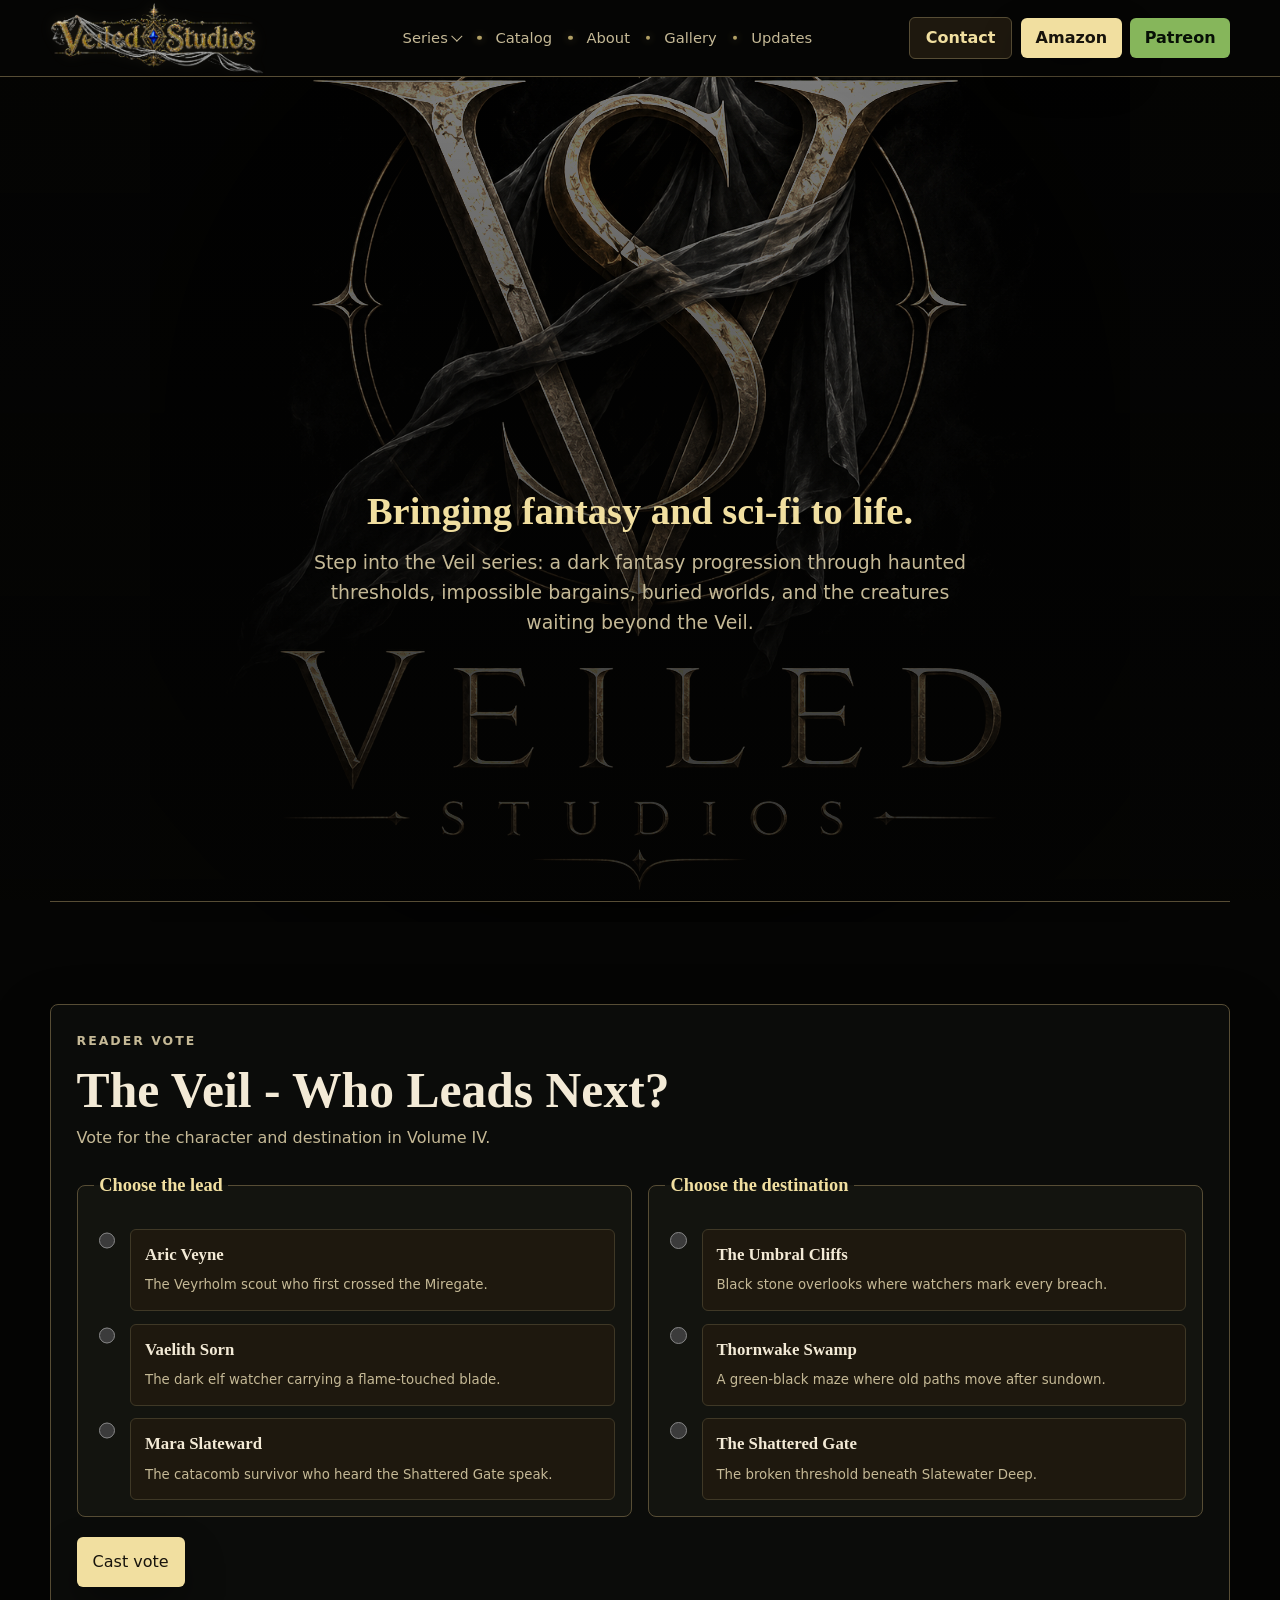
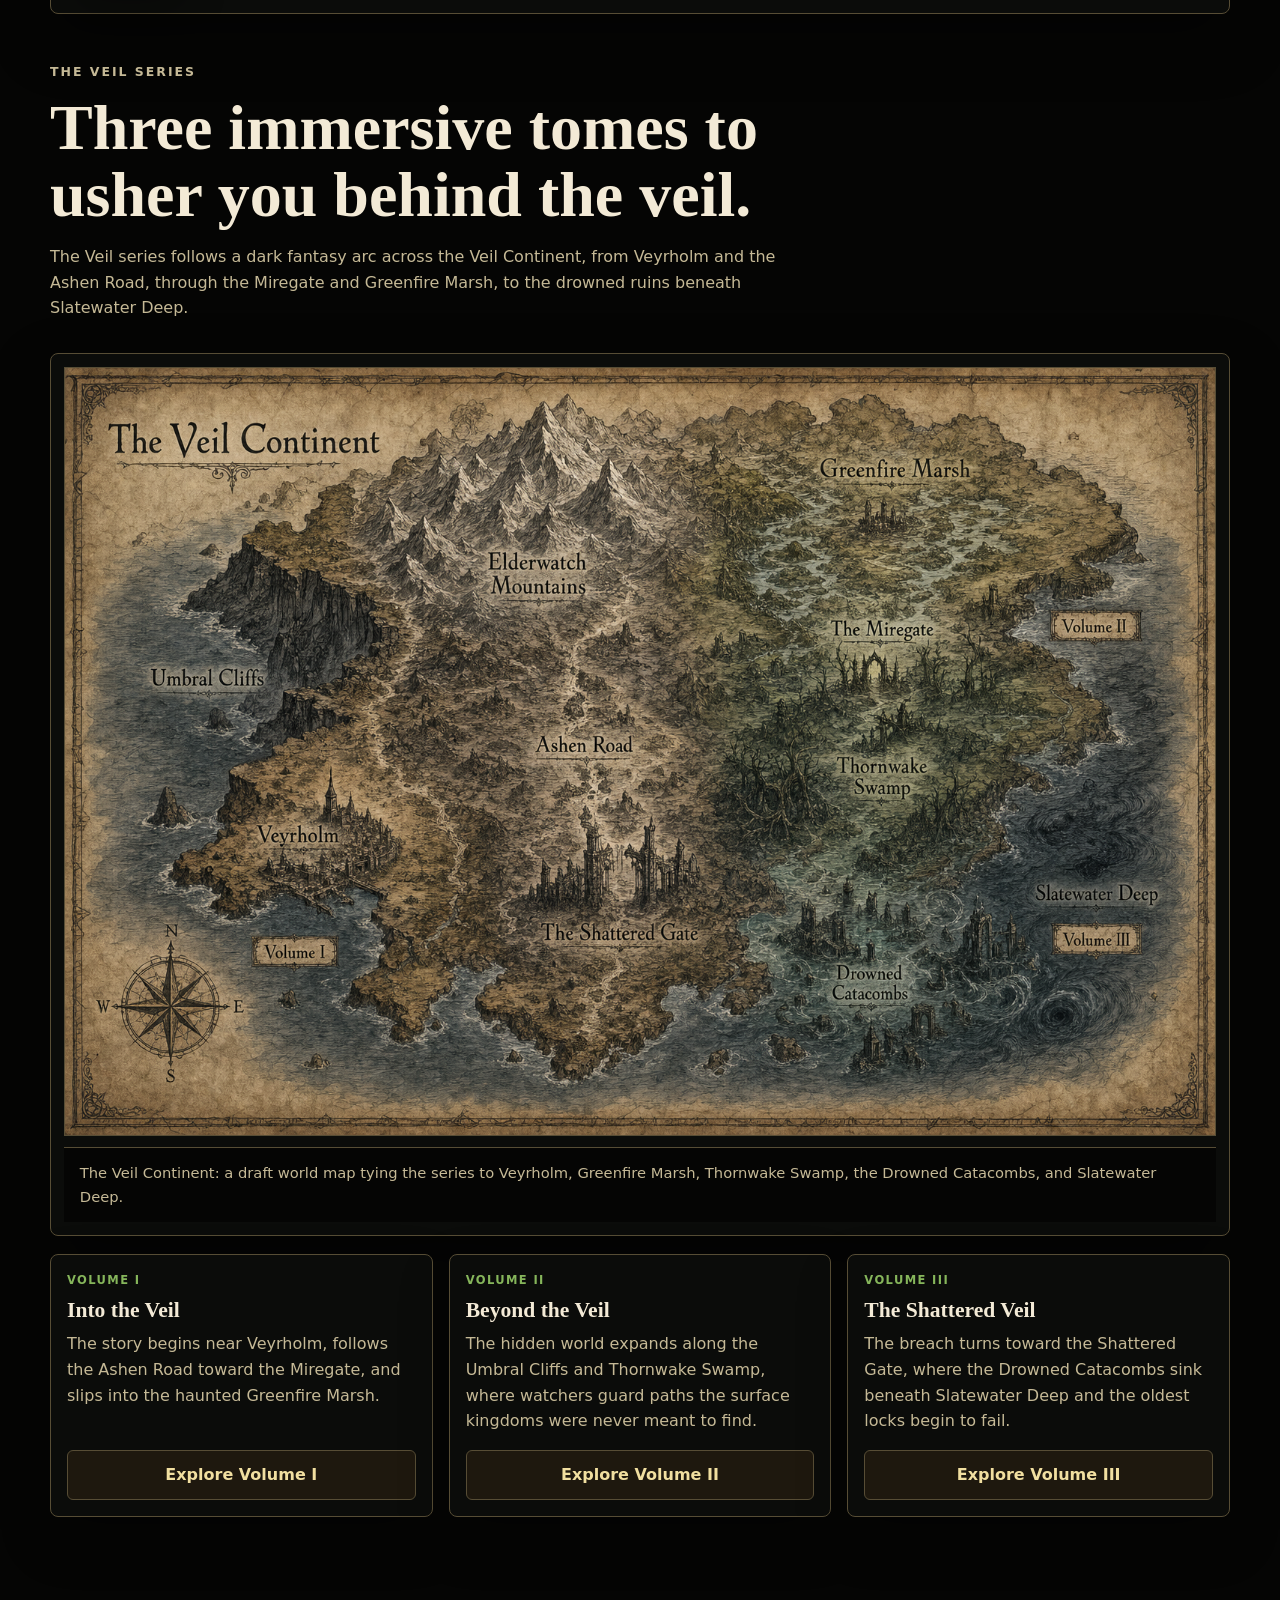
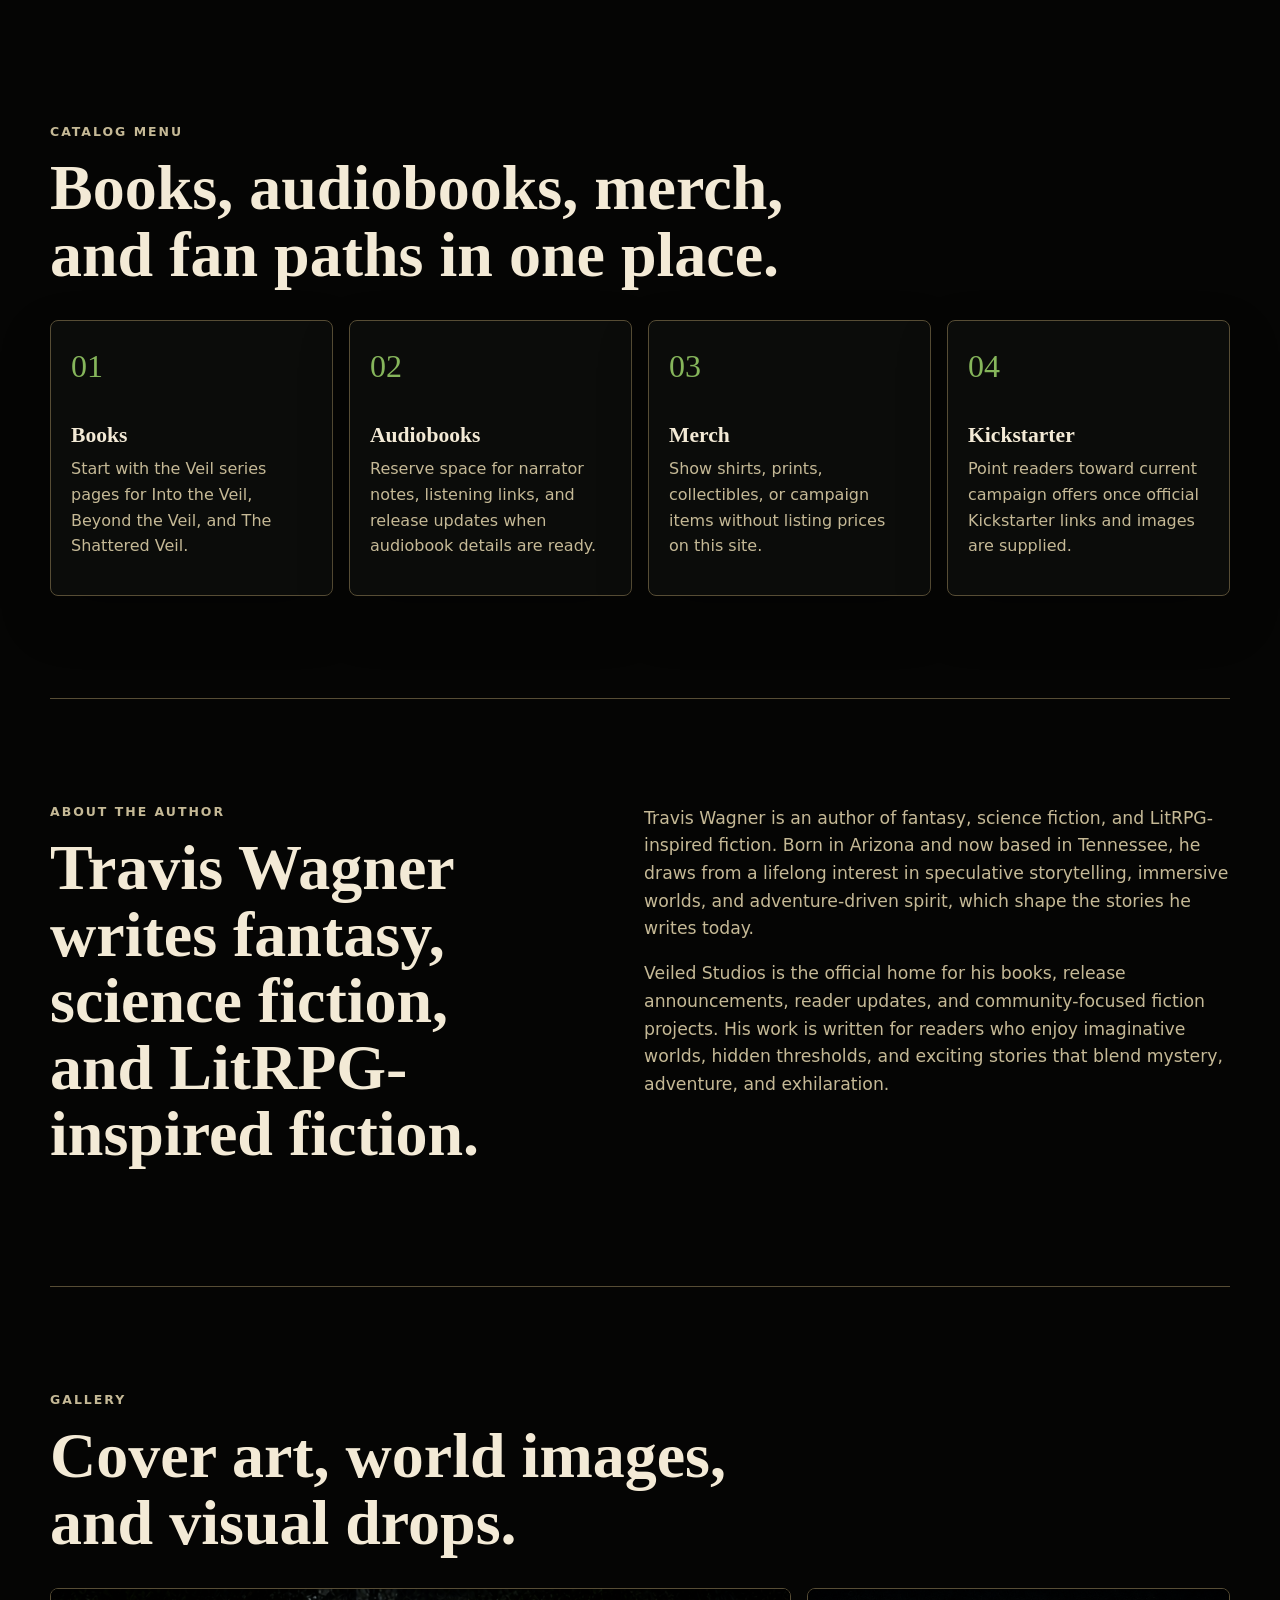
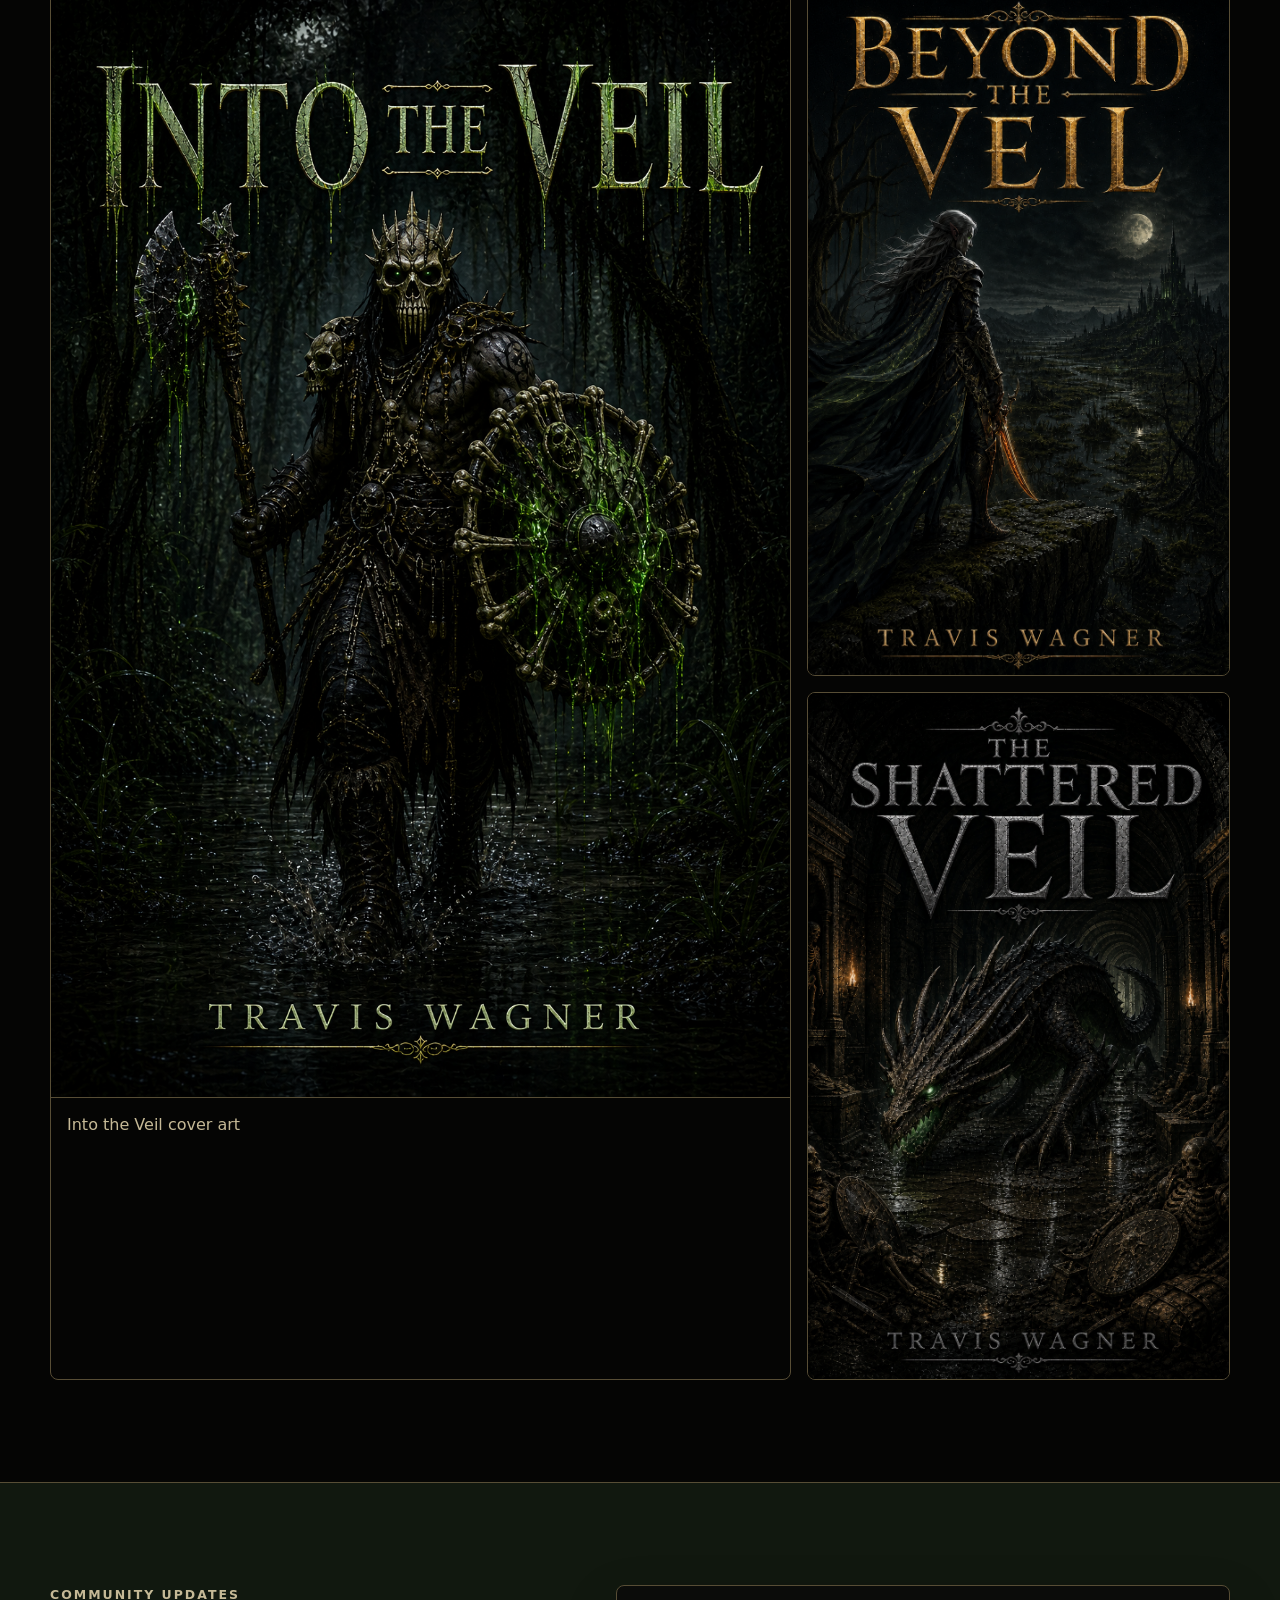
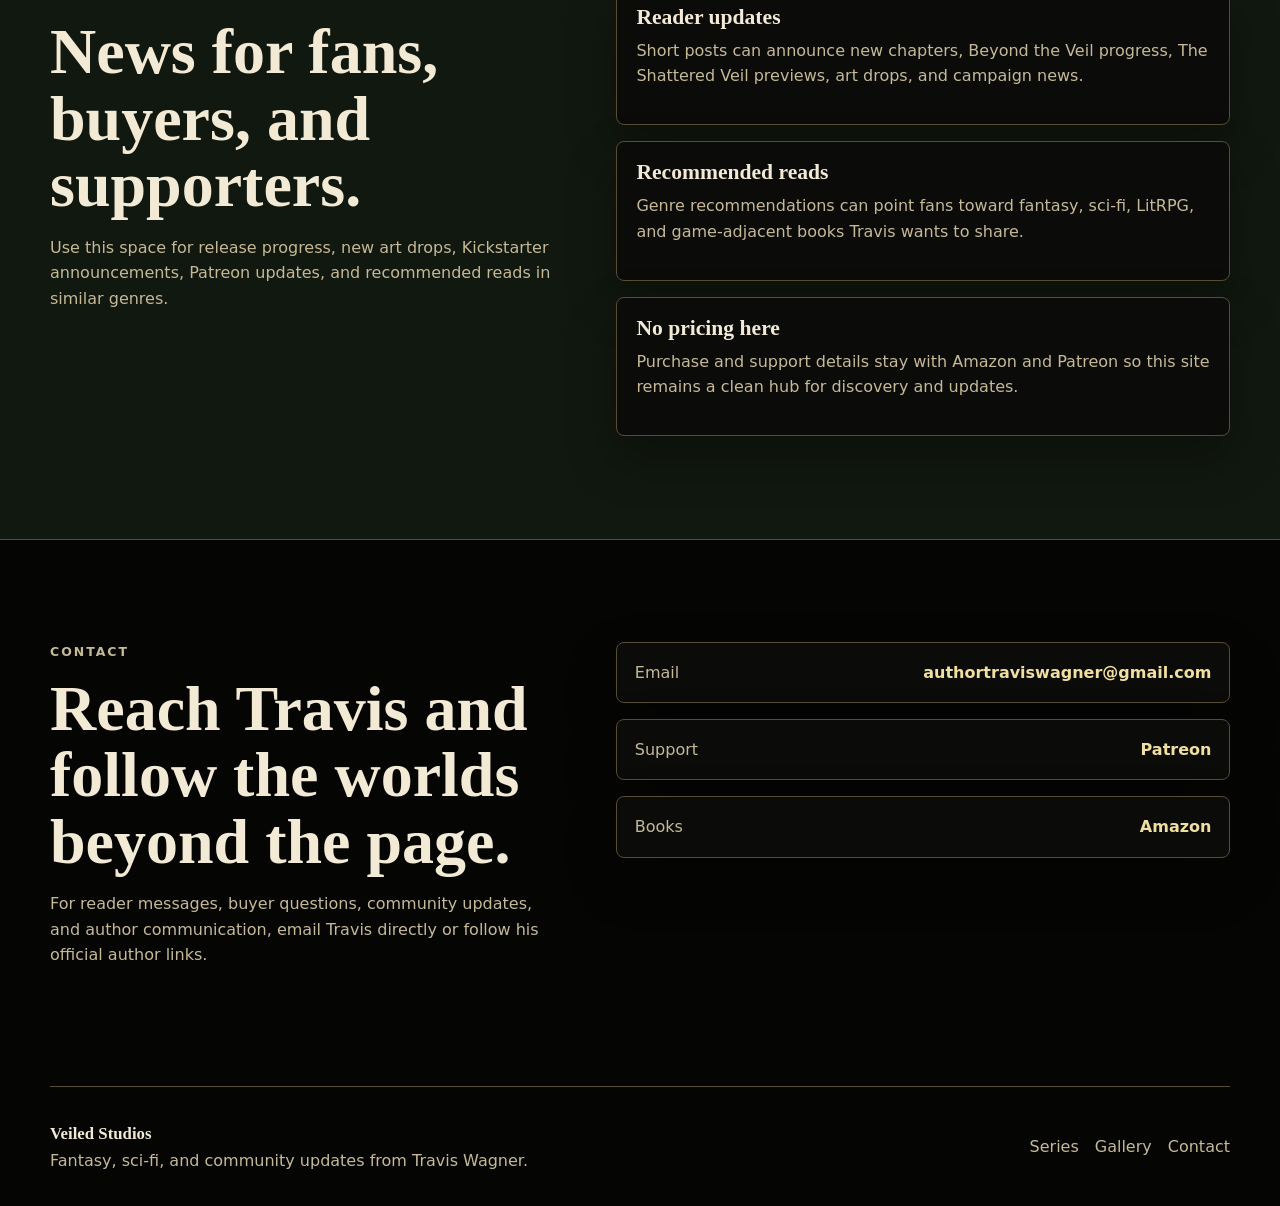
<file: index.html>
<!doctype html>
<html lang="en">
<head>
  <meta charset="utf-8">
  <meta name="viewport" content="width=device-width, initial-scale=1">
  <title>Veiled Studios | Fantasy and Sci-Fi Books by Travis Wagner</title>
  <meta name="description" content="Explore the Veil dark fantasy series, book details, audiobook and merch updates, and official community links from author Travis Wagner.">
  <meta http-equiv="Content-Security-Policy" content="default-src 'self'; base-uri 'self'; object-src 'none'; img-src 'self' data:; script-src 'self' 'unsafe-inline'; style-src 'self' 'unsafe-inline'; connect-src 'self'; form-action 'self'; upgrade-insecure-requests">
  <meta name="referrer" content="strict-origin-when-cross-origin">
  <link rel="canonical" href="https://lancewagner123.github.io/vssample.com/">
  <link rel="stylesheet" href="styles.css?v=volume-iv-vote-20260707">
  <script type="application/ld+json">
    {
      "@context": "https://schema.org",
      "@graph": [
        {
          "@type": "WebSite",
          "name": "Veiled Studios",
          "url": "https://lancewagner123.github.io/vssample.com/",
          "description": "Fantasy, sci-fi, LitRPG-inspired fiction, release updates, and community links from Travis Wagner."
        },
        {
          "@type": "Person",
          "name": "Travis Wagner",
          "description": "Fantasy and sci-fi author behind Veiled Studios.",
          "email": "authortraviswagner@gmail.com",
          "url": "https://lancewagner123.github.io/vssample.com/",
          "sameAs": [
            "https://www.patreon.com/author/traviswagner"
          ]
        },
        {
          "@type": "Organization",
          "name": "Veiled Studios",
          "url": "https://lancewagner123.github.io/vssample.com/",
          "email": "authortraviswagner@gmail.com"
        },
        {
          "@type": "BookSeries",
          "name": "The Veil",
          "url": "https://lancewagner123.github.io/vssample.com/series/the-veil.html",
          "author": {
            "@type": "Person",
            "name": "Travis Wagner"
          }
        }
      ]
    }
  </script>
</head>
<body>
  <a class="skip-link" href="#main">Skip to content</a>

  <header class="site-header">
    <nav class="nav" aria-label="Primary navigation">
      <a class="brand" href="#top" aria-label="Veiled Studios home">
        <img class="brand-logo" src="images/created/final/VeiledStudios04.png?v=logo-polish-20260707" alt="Veiled Studios">
      </a>
      <div class="nav-links">
        <details class="nav-dropdown">
          <summary>Series</summary>
          <div class="dropdown-menu">
            <a href="series/the-veil.html">The Veil</a>
          </div>
        </details>
        <a href="#menu">Catalog</a>
        <a href="#about">About</a>
        <a href="#gallery">Gallery</a>
        <a href="#updates">Updates</a>
      </div>
      <div class="nav-actions" aria-label="Header actions">
        <a class="nav-cta" href="mailto:authortraviswagner@gmail.com">Contact</a>
        <a class="button primary nav-action" href="https://www.amazon.com/s?k=Travis+Wagner&amp;i=digital-text" target="_blank" rel="noopener">Amazon</a>
        <a class="button secondary nav-action" href="https://www.patreon.com/author/traviswagner" target="_blank" rel="noopener">Patreon</a>
      </div>
    </nav>
  </header>

  <main id="main">
    <section class="hero" id="top">
      <div class="hero-inner">
        <h1 class="lead">Bringing fantasy and sci-fi to life.</h1>
        <p class="hero-copy">Step into the Veil series: a dark fantasy progression through haunted thresholds, impossible bargains, buried worlds, and the creatures waiting beyond the Veil.</p>
      </div>
    </section>

    <section class="section series-overview" id="series" aria-labelledby="series-title">
      <form class="veil-vote" data-veil-vote>
        <div class="veil-vote__intro">
          <p class="eyebrow">Reader vote</p>
          <h2>The Veil - Who Leads Next?</h2>
          <p>Vote for the character and destination in Volume IV.</p>
        </div>
        <div class="veil-vote__grid">
          <fieldset>
            <legend>Choose the lead</legend>
            <label class="vote-option">
              <input type="radio" name="character" value="Aric Veyne" required>
              <span class="vote-option-card">
                <strong>Aric Veyne</strong>
                <small>The Veyrholm scout who first crossed the Miregate.</small>
              </span>
            </label>
            <label class="vote-option">
              <input type="radio" name="character" value="Vaelith Sorn" required>
              <span class="vote-option-card">
                <strong>Vaelith Sorn</strong>
                <small>The dark elf watcher carrying a flame-touched blade.</small>
              </span>
            </label>
            <label class="vote-option">
              <input type="radio" name="character" value="Mara Slateward" required>
              <span class="vote-option-card">
                <strong>Mara Slateward</strong>
                <small>The catacomb survivor who heard the Shattered Gate speak.</small>
              </span>
            </label>
          </fieldset>
          <fieldset>
            <legend>Choose the destination</legend>
            <label class="vote-option">
              <input type="radio" name="destination" value="The Umbral Cliffs" required>
              <span class="vote-option-card">
                <strong>The Umbral Cliffs</strong>
                <small>Black stone overlooks where watchers mark every breach.</small>
              </span>
            </label>
            <label class="vote-option">
              <input type="radio" name="destination" value="Thornwake Swamp" required>
              <span class="vote-option-card">
                <strong>Thornwake Swamp</strong>
                <small>A green-black maze where old paths move after sundown.</small>
              </span>
            </label>
            <label class="vote-option">
              <input type="radio" name="destination" value="The Shattered Gate" required>
              <span class="vote-option-card">
                <strong>The Shattered Gate</strong>
                <small>The broken threshold beneath Slatewater Deep.</small>
              </span>
            </label>
          </fieldset>
        </div>
        <div class="veil-vote__actions">
          <button class="button primary" type="submit">Cast vote</button>
          <p class="vote-result" data-vote-result aria-live="polite"></p>
        </div>
      </form>
      <div class="section-heading">
        <p class="eyebrow">The Veil series</p>
        <h2 id="series-title">Three immersive tomes to usher you behind the veil.</h2>
        <p>The Veil series follows a dark fantasy arc across the Veil Continent, from Veyrholm and the Ashen Road, through the Miregate and Greenfire Marsh, to the drowned ruins beneath Slatewater Deep.</p>
      </div>
      <figure class="series-map-feature">
        <img src="images/created/final/the-veil-continent-map.png" alt="Parchment fantasy map of the Veil Continent with locations from the three volumes">
        <figcaption>The Veil Continent: a draft world map tying the series to Veyrholm, Greenfire Marsh, Thornwake Swamp, the Drowned Catacombs, and Slatewater Deep.</figcaption>
      </figure>
      <div class="volume-grid volume-link-grid">
        <article class="volume-card volume-card--text">
          <div>
            <span>Volume I</span>
            <h3>Into the Veil</h3>
            <p>The story begins near Veyrholm, follows the Ashen Road toward the Miregate, and slips into the haunted Greenfire Marsh.</p>
            <a href="series/the-veil.html#volume-into-the-veil">Explore Volume I</a>
          </div>
        </article>
        <article class="volume-card volume-card--text">
          <div>
            <span>Volume II</span>
            <h3>Beyond the Veil</h3>
            <p>The hidden world expands along the Umbral Cliffs and Thornwake Swamp, where watchers guard paths the surface kingdoms were never meant to find.</p>
            <a href="series/the-veil.html#volume-beyond-the-veil">Explore Volume II</a>
          </div>
        </article>
        <article class="volume-card volume-card--text">
          <div>
            <span>Volume III</span>
            <h3>The Shattered Veil</h3>
            <p>The breach turns toward the Shattered Gate, where the Drowned Catacombs sink beneath Slatewater Deep and the oldest locks begin to fail.</p>
            <a href="series/the-veil.html#volume-the-shattered-veil">Explore Volume III</a>
          </div>
        </article>
      </div>
    </section>

    <section class="section catalog" id="menu" aria-labelledby="catalog-title">
      <div class="section-heading">
        <p class="eyebrow">Catalog menu</p>
        <h2 id="catalog-title">Books, audiobooks, merch, and fan paths in one place.</h2>
      </div>
      <div class="catalog-grid">
        <article>
          <span>01</span>
          <h3>Books</h3>
          <p>Start with the Veil series pages for Into the Veil, Beyond the Veil, and The Shattered Veil.</p>
        </article>
        <article>
          <span>02</span>
          <h3>Audiobooks</h3>
          <p>Reserve space for narrator notes, listening links, and release updates when audiobook details are ready.</p>
        </article>
        <article>
          <span>03</span>
          <h3>Merch</h3>
          <p>Show shirts, prints, collectibles, or campaign items without listing prices on this site.</p>
        </article>
        <article>
          <span>04</span>
          <h3>Kickstarter</h3>
          <p>Point readers toward current campaign offers once official Kickstarter links and images are supplied.</p>
        </article>
      </div>
    </section>

    <section class="section about" id="about" aria-labelledby="about-title">
      <div>
        <p class="eyebrow">About the author</p>
        <h2 id="about-title">Travis Wagner writes fantasy, science fiction, and LitRPG-inspired fiction.</h2>
      </div>
      <div class="about-copy">
        <p>Travis Wagner is an author of fantasy, science fiction, and LitRPG-inspired fiction. Born in Arizona and now based in Tennessee, he draws from a lifelong interest in speculative storytelling, immersive worlds, and adventure-driven spirit, which shape the stories he writes today.</p>
        <p>Veiled Studios is the official home for his books, release announcements, reader updates, and community-focused fiction projects. His work is written for readers who enjoy imaginative worlds, hidden thresholds, and exciting stories that blend mystery, adventure, and exhilaration.</p>
      </div>
    </section>

    <section class="section gallery" id="gallery" aria-labelledby="gallery-title">
      <div class="section-heading">
        <p class="eyebrow">Gallery</p>
        <h2 id="gallery-title">Cover art, world images, and visual drops.</h2>
      </div>
      <div class="gallery-grid">
        <figure class="wide">
          <img src="images/created/final/into-the-veil-cover-final.png" alt="Into the Veil cover art featuring a dark armored figure in a swamp">
          <figcaption>Into the Veil cover art</figcaption>
        </figure>
        <figure>
          <img src="images/created/final/beyond-the-veil-cover-swamp-flame.png" alt="Beyond the Veil fantasy cover featuring a dark elf with a flame-imbued blade in a swamp">
          <figcaption>Beyond the Veil second-book promo</figcaption>
        </figure>
        <figure>
          <img src="images/created/final/the-shattered-veil-cover-wet-slate.png" alt="The Shattered Veil fantasy cover featuring a deep dragon in wet catacombs with slate title lettering">
          <figcaption>The Shattered Veil third-volume preview</figcaption>
        </figure>
      </div>
    </section>

    <section class="updates-band" id="updates">
      <div class="section updates">
        <div>
          <p class="eyebrow">Community updates</p>
          <h2>News for fans, buyers, and supporters.</h2>
          <p>Use this space for release progress, new art drops, Kickstarter announcements, Patreon updates, and recommended reads in similar genres.</p>
        </div>
        <div class="updates-list">
          <article>
            <h3>Reader updates</h3>
            <p>Short posts can announce new chapters, Beyond the Veil progress, The Shattered Veil previews, art drops, and campaign news.</p>
          </article>
          <article>
            <h3>Recommended reads</h3>
            <p>Genre recommendations can point fans toward fantasy, sci-fi, LitRPG, and game-adjacent books Travis wants to share.</p>
          </article>
          <article>
            <h3>No pricing here</h3>
            <p>Purchase and support details stay with Amazon and Patreon so this site remains a clean hub for discovery and updates.</p>
          </article>
        </div>
      </div>
    </section>

    <section class="section contact" id="contact" aria-labelledby="contact-title">
      <div class="contact-copy">
        <p class="eyebrow">Contact</p>
        <h2 id="contact-title">Reach Travis and follow the worlds beyond the page.</h2>
        <p>For reader messages, buyer questions, community updates, and author communication, email Travis directly or follow his official author links.</p>
      </div>
      <div class="contact-links" aria-label="Contact and external links">
        <a href="mailto:authortraviswagner@gmail.com">
          <span>Email</span>
          <strong>authortraviswagner@gmail.com</strong>
        </a>
        <a href="https://www.patreon.com/author/traviswagner" target="_blank" rel="noopener">
          <span>Support</span>
          <strong>Patreon</strong>
        </a>
        <a href="https://www.amazon.com/s?k=Travis+Wagner&amp;i=digital-text" target="_blank" rel="noopener">
          <span>Books</span>
          <strong>Amazon</strong>
        </a>
      </div>
    </section>
  </main>

  <footer class="footer">
    <div>
      <strong>Veiled Studios</strong>
      <p>Fantasy, sci-fi, and community updates from Travis Wagner.</p>
    </div>
    <div class="footer-links">
      <a href="series/the-veil.html">Series</a>
      <a href="#gallery">Gallery</a>
      <a href="mailto:authortraviswagner@gmail.com">Contact</a>
    </div>
  </footer>
  <script src="main.js?v=volume-iv-vote-20260707"></script>
</body>
</html>
</file>
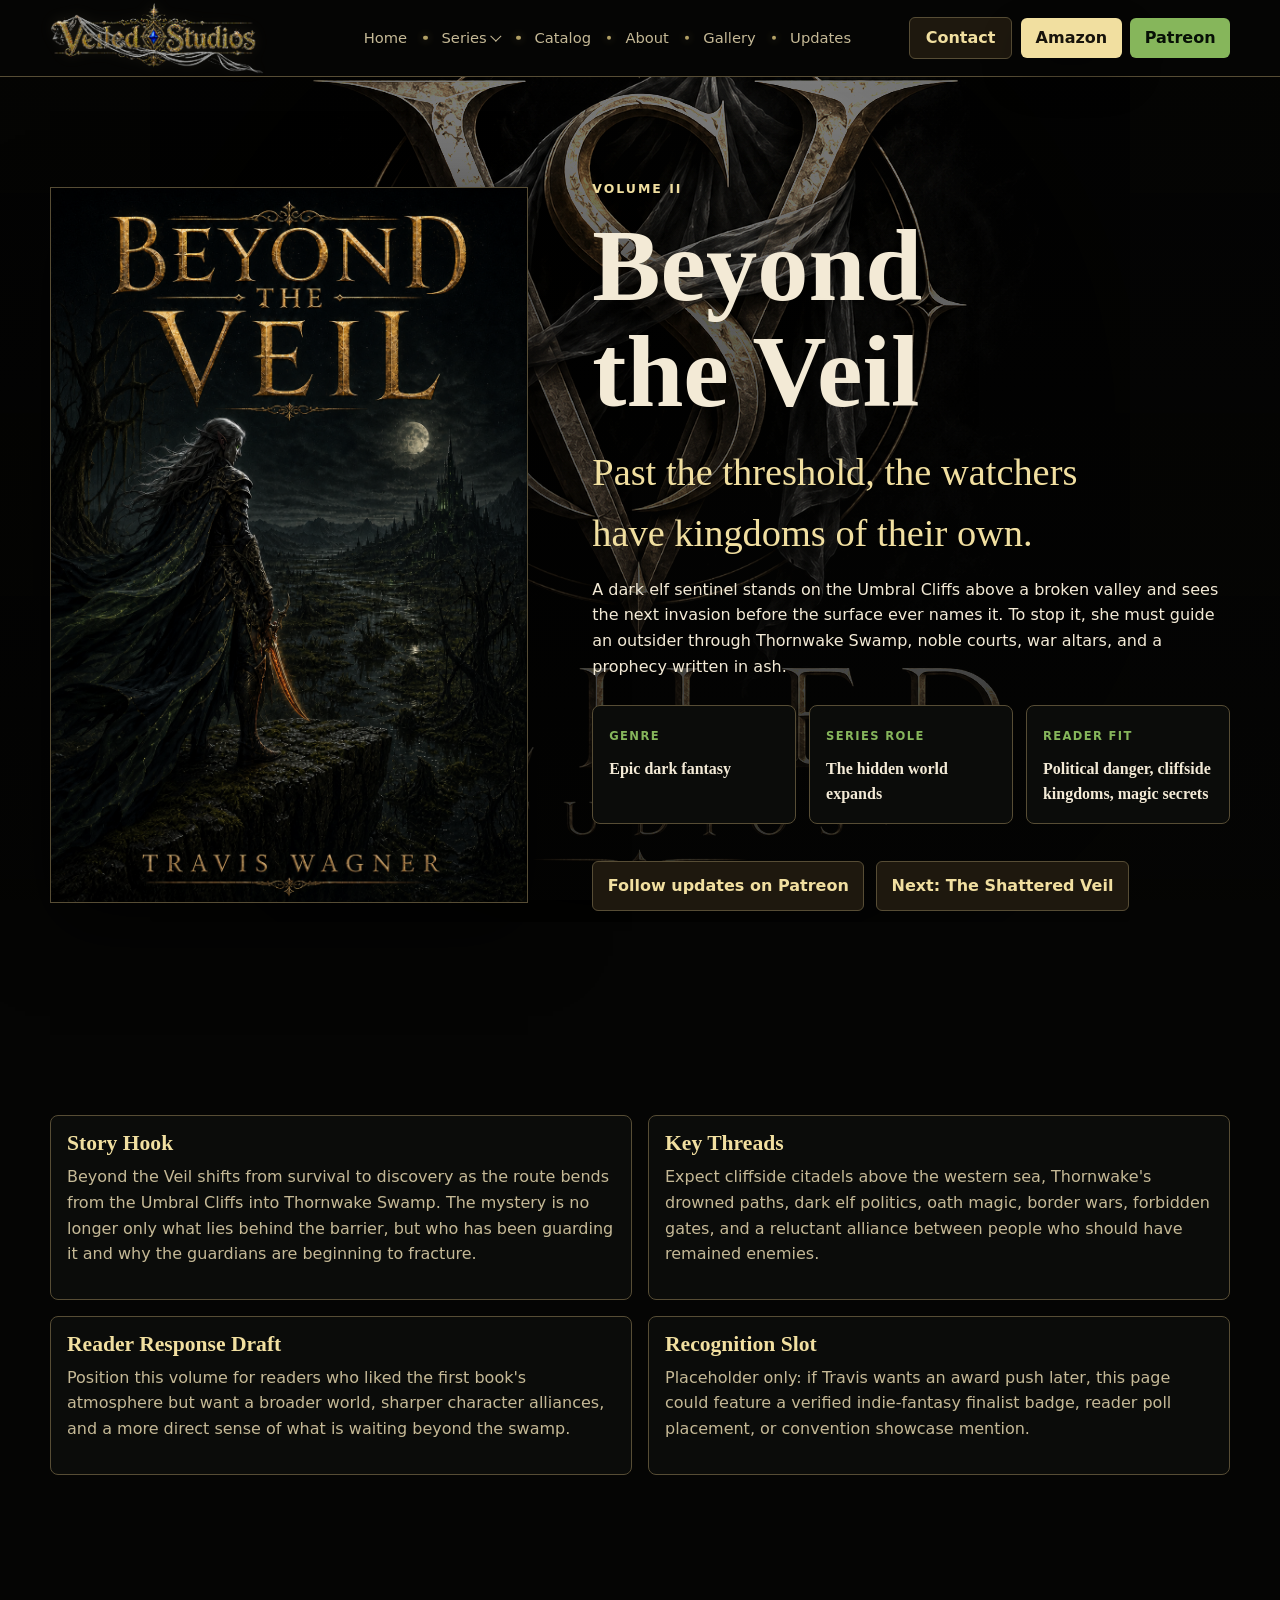
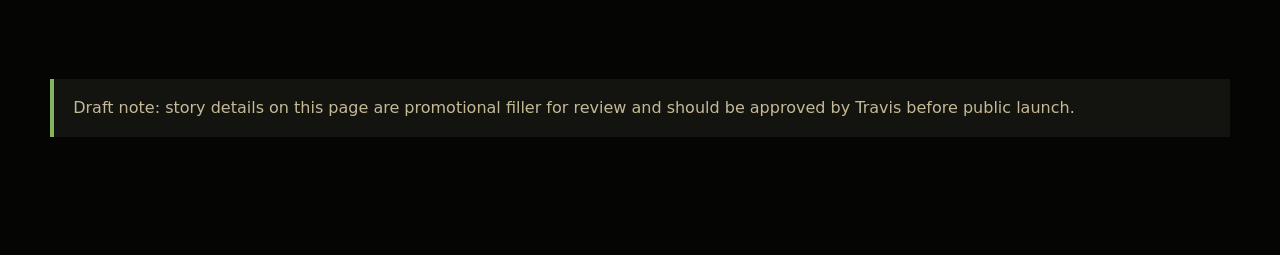
<file: books/beyond-the-veil.html>
<!doctype html>
<html lang="en">
<head>
  <meta charset="utf-8">
  <meta name="viewport" content="width=device-width, initial-scale=1">
  <title>Beyond the Veil | Veiled Studios</title>
  <meta name="description" content="Beyond the Veil is Volume II of Travis Wagner's dark fantasy Veil series.">
  <meta http-equiv="Content-Security-Policy" content="default-src 'self'; base-uri 'self'; object-src 'none'; img-src 'self' data:; script-src 'self' 'unsafe-inline'; style-src 'self' 'unsafe-inline'; connect-src 'self'; form-action 'self'; upgrade-insecure-requests">
  <meta name="referrer" content="strict-origin-when-cross-origin">
  <link rel="canonical" href="https://lancewagner123.github.io/vssample.com/books/beyond-the-veil.html">
  <link rel="stylesheet" href="../styles.css?v=logo-polish-20260707">
  <script type="application/ld+json">
    {
      "@context": "https://schema.org",
      "@type": "Book",
      "name": "Beyond the Veil",
      "url": "https://lancewagner123.github.io/vssample.com/books/beyond-the-veil.html",
      "image": "https://lancewagner123.github.io/vssample.com/images/created/final/beyond-the-veil-cover-swamp-flame.png",
      "description": "Volume II of The Veil, expanding the hidden world through the Umbral Cliffs and Thornwake Swamp with dark elf politics, border wars, and forbidden gates.",
      "inLanguage": "en-US",
      "genre": [
        "Epic dark fantasy",
        "Fantasy"
      ],
      "author": {
        "@type": "Person",
        "name": "Travis Wagner",
        "url": "https://lancewagner123.github.io/vssample.com/"
      },
      "publisher": {
        "@type": "Organization",
        "name": "Veiled Studios",
        "url": "https://lancewagner123.github.io/vssample.com/"
      },
      "isPartOf": {
        "@type": "BookSeries",
        "name": "The Veil",
        "url": "https://lancewagner123.github.io/vssample.com/series/the-veil.html"
      }
    }
  </script>
</head>
<body class="book-page">
  <a class="skip-link" href="#main">Skip to content</a>
  <header class="site-header">
    <nav class="nav" aria-label="Primary navigation">
      <a class="brand" href="../index.html" aria-label="Veiled Studios home">
        <img class="brand-logo" src="../images/created/final/VeiledStudios04.png?v=logo-polish-20260707" alt="Veiled Studios">
      </a>
      <div class="nav-links">
        <a href="../index.html">Home</a>
        <details class="nav-dropdown">
          <summary>Series</summary>
          <div class="dropdown-menu">
            <a href="../series/the-veil.html">The Veil</a>
          </div>
        </details>
        <a href="../index.html#menu">Catalog</a>
        <a href="../index.html#about">About</a>
        <a href="../index.html#gallery">Gallery</a>
        <a href="../index.html#updates">Updates</a>
      </div>
      <div class="nav-actions" aria-label="Header actions">
        <a class="nav-cta" href="mailto:authortraviswagner@gmail.com">Contact</a>
        <a class="button primary nav-action" href="https://www.amazon.com/s?k=Travis+Wagner&amp;i=digital-text" target="_blank" rel="noopener">Amazon</a>
        <a class="button secondary nav-action" href="https://www.patreon.com/author/traviswagner" target="_blank" rel="noopener">Patreon</a>
      </div>
    </nav>
  </header>

  <main id="main">
    <section class="book-hero">
      <div class="book-cover">
        <img src="../images/created/final/beyond-the-veil-cover-swamp-flame.png" alt="Beyond the Veil cover by Travis Wagner">
      </div>
      <div class="book-copy">
        <p class="eyebrow">Volume II</p>
        <h1>Beyond the Veil</h1>
        <p class="lead">Past the threshold, the watchers have kingdoms of their own.</p>
        <p>A dark elf sentinel stands on the Umbral Cliffs above a broken valley and sees the next invasion before the surface ever names it. To stop it, she must guide an outsider through Thornwake Swamp, noble courts, war altars, and a prophecy written in ash.</p>
        <div class="book-meta">
          <div><span>Genre</span><strong>Epic dark fantasy</strong></div>
          <div><span>Series role</span><strong>The hidden world expands</strong></div>
          <div><span>Reader fit</span><strong>Political danger, cliffside kingdoms, magic secrets</strong></div>
        </div>
        <div class="book-nav">
          <a class="book-link" href="https://www.patreon.com/author/traviswagner" target="_blank" rel="noopener">Follow updates on Patreon</a>
          <a class="book-link" href="the-shattered-veil.html">Next: The Shattered Veil</a>
        </div>
      </div>
    </section>

    <section class="section">
      <div class="story-grid">
        <article class="story-panel">
          <h3>Story Hook</h3>
          <p>Beyond the Veil shifts from survival to discovery as the route bends from the Umbral Cliffs into Thornwake Swamp. The mystery is no longer only what lies behind the barrier, but who has been guarding it and why the guardians are beginning to fracture.</p>
        </article>
        <article class="story-panel">
          <h3>Key Threads</h3>
          <p>Expect cliffside citadels above the western sea, Thornwake's drowned paths, dark elf politics, oath magic, border wars, forbidden gates, and a reluctant alliance between people who should have remained enemies.</p>
        </article>
        <article class="story-panel">
          <h3>Reader Response Draft</h3>
          <p>Position this volume for readers who liked the first book's atmosphere but want a broader world, sharper character alliances, and a more direct sense of what is waiting beyond the swamp.</p>
        </article>
        <article class="story-panel">
          <h3>Recognition Slot</h3>
          <p>Placeholder only: if Travis wants an award push later, this page could feature a verified indie-fantasy finalist badge, reader poll placement, or convention showcase mention.</p>
        </article>
      </div>
    </section>

    <section class="section">
      <p class="status-note">Draft note: story details on this page are promotional filler for review and should be approved by Travis before public launch.</p>
    </section>
  </main>
  <script src="../main.js"></script>
</body>
</html>
</file>
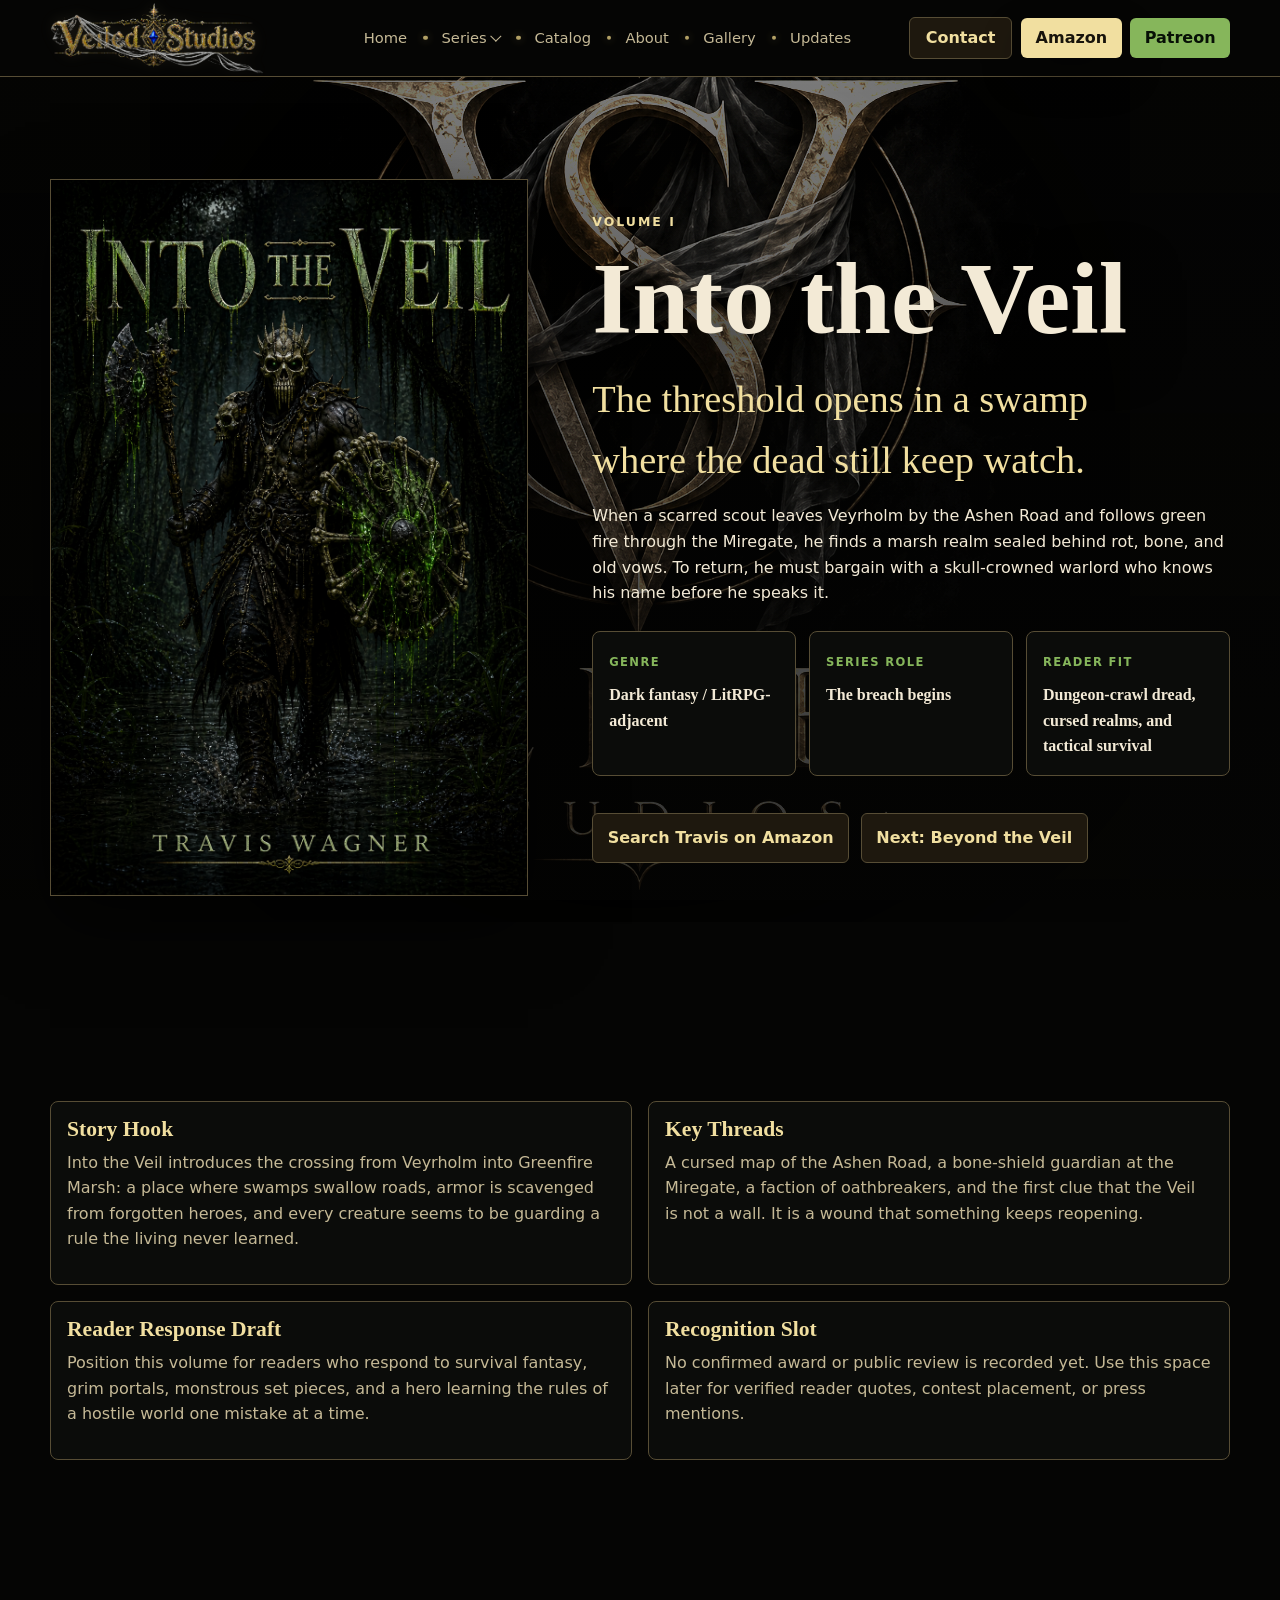
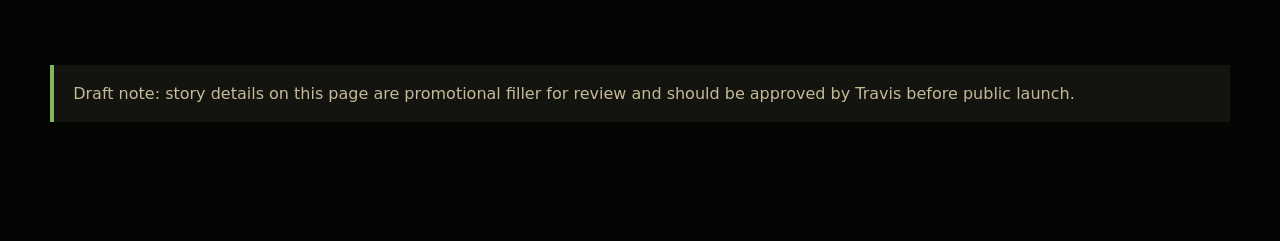
<file: books/into-the-veil.html>
<!doctype html>
<html lang="en">
<head>
  <meta charset="utf-8">
  <meta name="viewport" content="width=device-width, initial-scale=1">
  <title>Into the Veil | Veiled Studios</title>
  <meta name="description" content="Into the Veil is Volume I of Travis Wagner's dark fantasy Veil series.">
  <meta http-equiv="Content-Security-Policy" content="default-src 'self'; base-uri 'self'; object-src 'none'; img-src 'self' data:; script-src 'self' 'unsafe-inline'; style-src 'self' 'unsafe-inline'; connect-src 'self'; form-action 'self'; upgrade-insecure-requests">
  <meta name="referrer" content="strict-origin-when-cross-origin">
  <link rel="canonical" href="https://lancewagner123.github.io/vssample.com/books/into-the-veil.html">
  <link rel="stylesheet" href="../styles.css?v=logo-polish-20260707">
  <script type="application/ld+json">
    {
      "@context": "https://schema.org",
      "@type": "Book",
      "name": "Into the Veil",
      "url": "https://lancewagner123.github.io/vssample.com/books/into-the-veil.html",
      "image": "https://lancewagner123.github.io/vssample.com/images/created/final/into-the-veil-cover-final.png",
      "description": "Volume I of The Veil, a dark fantasy story about a scout leaving Veyrholm by the Ashen Road and crossing the Miregate into Greenfire Marsh.",
      "inLanguage": "en-US",
      "genre": [
        "Dark fantasy",
        "LitRPG-inspired fiction"
      ],
      "author": {
        "@type": "Person",
        "name": "Travis Wagner",
        "url": "https://lancewagner123.github.io/vssample.com/"
      },
      "publisher": {
        "@type": "Organization",
        "name": "Veiled Studios",
        "url": "https://lancewagner123.github.io/vssample.com/"
      },
      "isPartOf": {
        "@type": "BookSeries",
        "name": "The Veil",
        "url": "https://lancewagner123.github.io/vssample.com/series/the-veil.html"
      }
    }
  </script>
</head>
<body class="book-page">
  <a class="skip-link" href="#main">Skip to content</a>
  <header class="site-header">
    <nav class="nav" aria-label="Primary navigation">
      <a class="brand" href="../index.html" aria-label="Veiled Studios home">
        <img class="brand-logo" src="../images/created/final/VeiledStudios04.png?v=logo-polish-20260707" alt="Veiled Studios">
      </a>
      <div class="nav-links">
        <a href="../index.html">Home</a>
        <details class="nav-dropdown">
          <summary>Series</summary>
          <div class="dropdown-menu">
            <a href="../series/the-veil.html">The Veil</a>
          </div>
        </details>
        <a href="../index.html#menu">Catalog</a>
        <a href="../index.html#about">About</a>
        <a href="../index.html#gallery">Gallery</a>
        <a href="../index.html#updates">Updates</a>
      </div>
      <div class="nav-actions" aria-label="Header actions">
        <a class="nav-cta" href="mailto:authortraviswagner@gmail.com">Contact</a>
        <a class="button primary nav-action" href="https://www.amazon.com/s?k=Travis+Wagner&amp;i=digital-text" target="_blank" rel="noopener">Amazon</a>
        <a class="button secondary nav-action" href="https://www.patreon.com/author/traviswagner" target="_blank" rel="noopener">Patreon</a>
      </div>
    </nav>
  </header>

  <main id="main">
    <section class="book-hero">
      <div class="book-cover">
        <img src="../images/created/final/into-the-veil-cover-final.png" alt="Into the Veil cover by Travis Wagner">
      </div>
      <div class="book-copy">
        <p class="eyebrow">Volume I</p>
        <h1>Into the Veil</h1>
        <p class="lead">The threshold opens in a swamp where the dead still keep watch.</p>
        <p>When a scarred scout leaves Veyrholm by the Ashen Road and follows green fire through the Miregate, he finds a marsh realm sealed behind rot, bone, and old vows. To return, he must bargain with a skull-crowned warlord who knows his name before he speaks it.</p>
        <div class="book-meta">
          <div><span>Genre</span><strong>Dark fantasy / LitRPG-adjacent</strong></div>
          <div><span>Series role</span><strong>The breach begins</strong></div>
          <div><span>Reader fit</span><strong>Dungeon-crawl dread, cursed realms, and tactical survival</strong></div>
        </div>
        <div class="book-nav">
          <a class="book-link" href="https://www.amazon.com/s?k=Travis+Wagner&amp;i=digital-text" target="_blank" rel="noopener">Search Travis on Amazon</a>
          <a class="book-link" href="beyond-the-veil.html">Next: Beyond the Veil</a>
        </div>
      </div>
    </section>

    <section class="section">
      <div class="story-grid">
        <article class="story-panel">
          <h3>Story Hook</h3>
          <p>Into the Veil introduces the crossing from Veyrholm into Greenfire Marsh: a place where swamps swallow roads, armor is scavenged from forgotten heroes, and every creature seems to be guarding a rule the living never learned.</p>
        </article>
        <article class="story-panel">
          <h3>Key Threads</h3>
          <p>A cursed map of the Ashen Road, a bone-shield guardian at the Miregate, a faction of oathbreakers, and the first clue that the Veil is not a wall. It is a wound that something keeps reopening.</p>
        </article>
        <article class="story-panel">
          <h3>Reader Response Draft</h3>
          <p>Position this volume for readers who respond to survival fantasy, grim portals, monstrous set pieces, and a hero learning the rules of a hostile world one mistake at a time.</p>
        </article>
        <article class="story-panel">
          <h3>Recognition Slot</h3>
          <p>No confirmed award or public review is recorded yet. Use this space later for verified reader quotes, contest placement, or press mentions.</p>
        </article>
      </div>
    </section>

    <section class="section">
      <p class="status-note">Draft note: story details on this page are promotional filler for review and should be approved by Travis before public launch.</p>
    </section>
  </main>
  <script src="../main.js"></script>
</body>
</html>
</file>
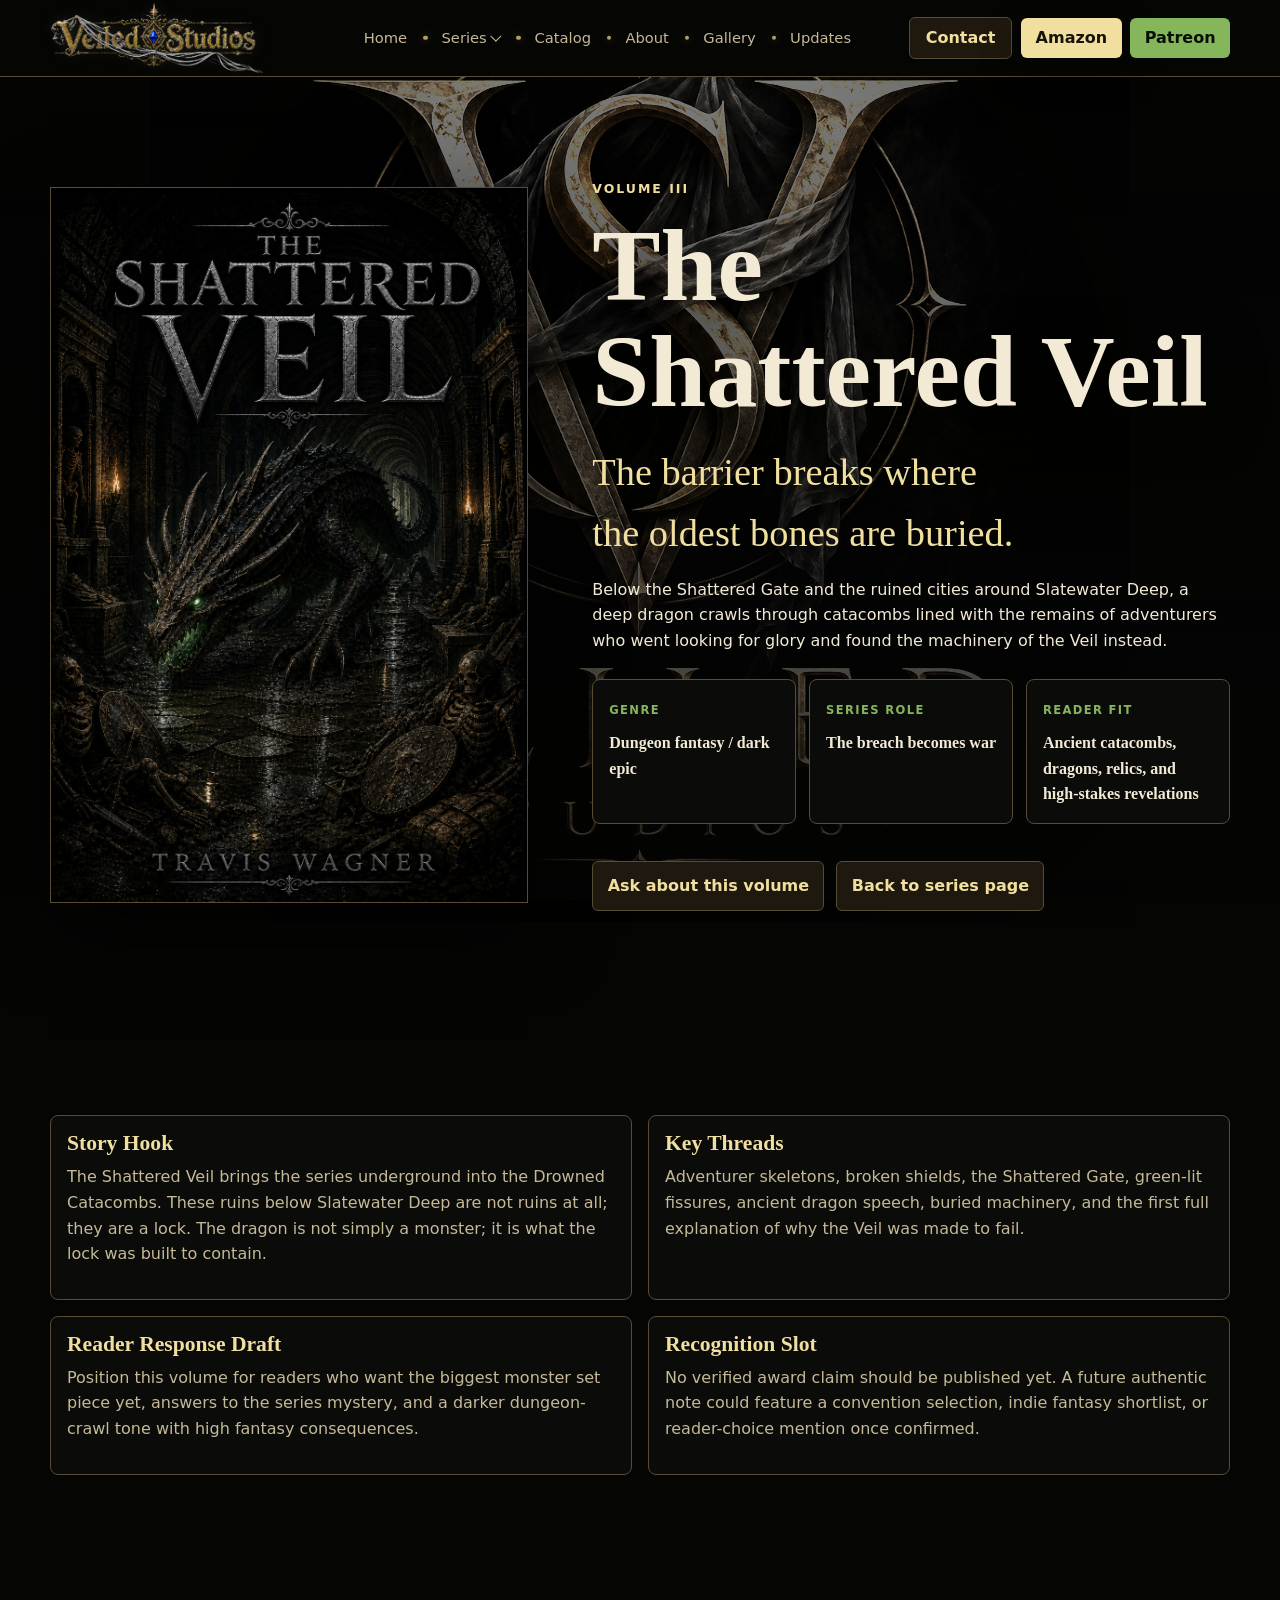
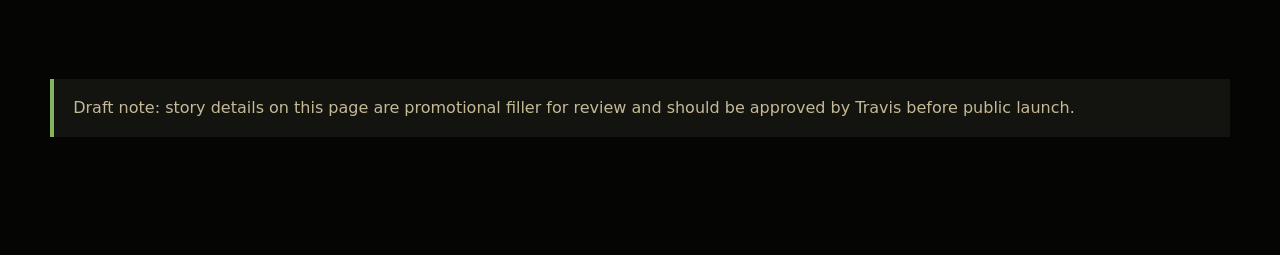
<file: books/the-shattered-veil.html>
<!doctype html>
<html lang="en">
<head>
  <meta charset="utf-8">
  <meta name="viewport" content="width=device-width, initial-scale=1">
  <title>The Shattered Veil | Veiled Studios</title>
  <meta name="description" content="The Shattered Veil is Volume III of Travis Wagner's dark fantasy Veil series.">
  <meta http-equiv="Content-Security-Policy" content="default-src 'self'; base-uri 'self'; object-src 'none'; img-src 'self' data:; script-src 'self' 'unsafe-inline'; style-src 'self' 'unsafe-inline'; connect-src 'self'; form-action 'self'; upgrade-insecure-requests">
  <meta name="referrer" content="strict-origin-when-cross-origin">
  <link rel="canonical" href="https://lancewagner123.github.io/vssample.com/books/the-shattered-veil.html">
  <link rel="stylesheet" href="../styles.css?v=logo-polish-20260707">
  <script type="application/ld+json">
    {
      "@context": "https://schema.org",
      "@type": "Book",
      "name": "The Shattered Veil",
      "url": "https://lancewagner123.github.io/vssample.com/books/the-shattered-veil.html",
      "image": "https://lancewagner123.github.io/vssample.com/images/created/final/the-shattered-veil-cover-wet-slate.png",
      "description": "Volume III of The Veil, descending from the Shattered Gate into the Drowned Catacombs and Slatewater Deep.",
      "inLanguage": "en-US",
      "genre": [
        "Dungeon fantasy",
        "Dark epic fantasy"
      ],
      "author": {
        "@type": "Person",
        "name": "Travis Wagner",
        "url": "https://lancewagner123.github.io/vssample.com/"
      },
      "publisher": {
        "@type": "Organization",
        "name": "Veiled Studios",
        "url": "https://lancewagner123.github.io/vssample.com/"
      },
      "isPartOf": {
        "@type": "BookSeries",
        "name": "The Veil",
        "url": "https://lancewagner123.github.io/vssample.com/series/the-veil.html"
      }
    }
  </script>
</head>
<body class="book-page">
  <a class="skip-link" href="#main">Skip to content</a>
  <header class="site-header">
    <nav class="nav" aria-label="Primary navigation">
      <a class="brand" href="../index.html" aria-label="Veiled Studios home">
        <img class="brand-logo" src="../images/created/final/VeiledStudios04.png?v=logo-polish-20260707" alt="Veiled Studios">
      </a>
      <div class="nav-links">
        <a href="../index.html">Home</a>
        <details class="nav-dropdown">
          <summary>Series</summary>
          <div class="dropdown-menu">
            <a href="../series/the-veil.html">The Veil</a>
          </div>
        </details>
        <a href="../index.html#menu">Catalog</a>
        <a href="../index.html#about">About</a>
        <a href="../index.html#gallery">Gallery</a>
        <a href="../index.html#updates">Updates</a>
      </div>
      <div class="nav-actions" aria-label="Header actions">
        <a class="nav-cta" href="mailto:authortraviswagner@gmail.com">Contact</a>
        <a class="button primary nav-action" href="https://www.amazon.com/s?k=Travis+Wagner&amp;i=digital-text" target="_blank" rel="noopener">Amazon</a>
        <a class="button secondary nav-action" href="https://www.patreon.com/author/traviswagner" target="_blank" rel="noopener">Patreon</a>
      </div>
    </nav>
  </header>

  <main id="main">
    <section class="book-hero">
      <div class="book-cover">
        <img src="../images/created/final/the-shattered-veil-cover-wet-slate.png" alt="The Shattered Veil cover by Travis Wagner">
      </div>
      <div class="book-copy">
        <p class="eyebrow">Volume III</p>
        <h1>The Shattered Veil</h1>
        <p class="lead">The barrier breaks where the oldest bones are buried.</p>
        <p>Below the Shattered Gate and the ruined cities around Slatewater Deep, a deep dragon crawls through catacombs lined with the remains of adventurers who went looking for glory and found the machinery of the Veil instead.</p>
        <div class="book-meta">
          <div><span>Genre</span><strong>Dungeon fantasy / dark epic</strong></div>
          <div><span>Series role</span><strong>The breach becomes war</strong></div>
          <div><span>Reader fit</span><strong>Ancient catacombs, dragons, relics, and high-stakes revelations</strong></div>
        </div>
        <div class="book-nav">
          <a class="book-link" href="mailto:authortraviswagner@gmail.com?subject=The%20Shattered%20Veil">Ask about this volume</a>
          <a class="book-link" href="../series/the-veil.html">Back to series page</a>
        </div>
      </div>
    </section>

    <section class="section">
      <div class="story-grid">
        <article class="story-panel">
          <h3>Story Hook</h3>
          <p>The Shattered Veil brings the series underground into the Drowned Catacombs. These ruins below Slatewater Deep are not ruins at all; they are a lock. The dragon is not simply a monster; it is what the lock was built to contain.</p>
        </article>
        <article class="story-panel">
          <h3>Key Threads</h3>
          <p>Adventurer skeletons, broken shields, the Shattered Gate, green-lit fissures, ancient dragon speech, buried machinery, and the first full explanation of why the Veil was made to fail.</p>
        </article>
        <article class="story-panel">
          <h3>Reader Response Draft</h3>
          <p>Position this volume for readers who want the biggest monster set piece yet, answers to the series mystery, and a darker dungeon-crawl tone with high fantasy consequences.</p>
        </article>
        <article class="story-panel">
          <h3>Recognition Slot</h3>
          <p>No verified award claim should be published yet. A future authentic note could feature a convention selection, indie fantasy shortlist, or reader-choice mention once confirmed.</p>
        </article>
      </div>
    </section>

    <section class="section">
      <p class="status-note">Draft note: story details on this page are promotional filler for review and should be approved by Travis before public launch.</p>
    </section>
  </main>
  <script src="../main.js"></script>
</body>
</html>
</file>
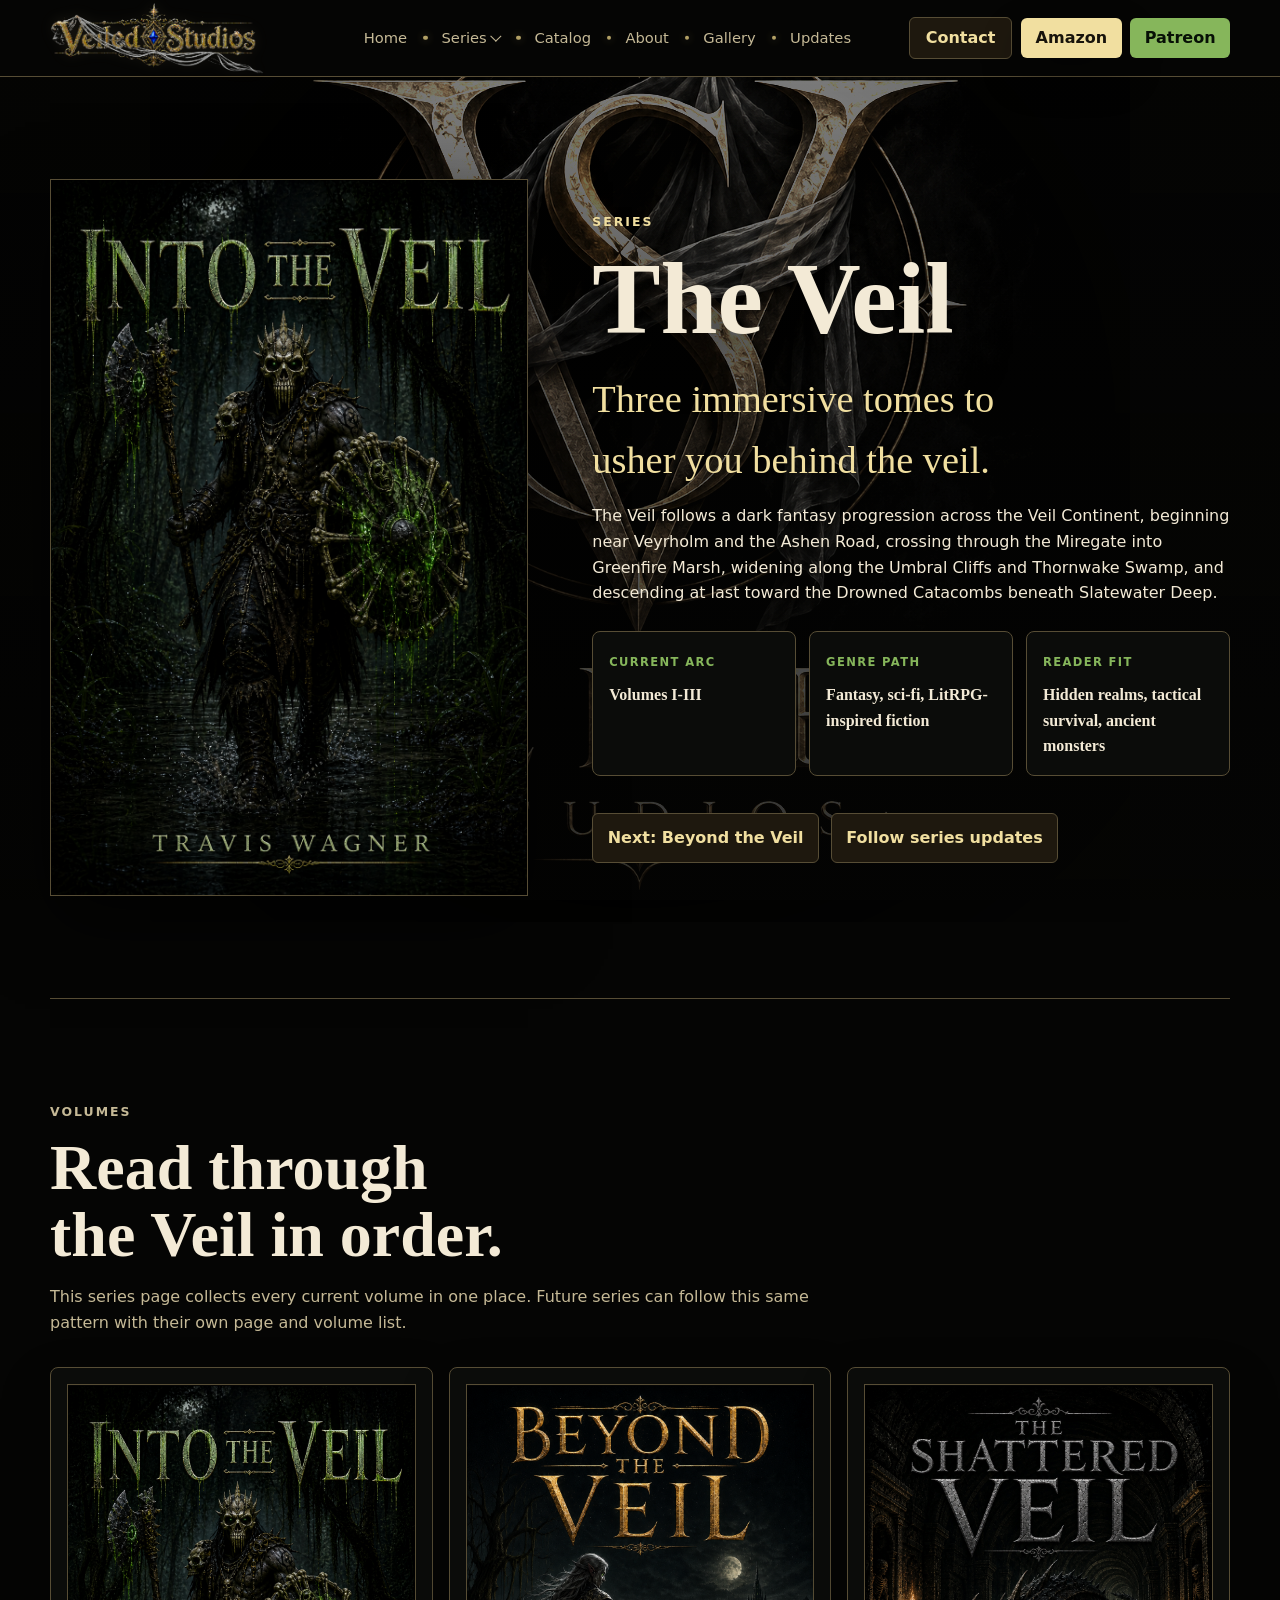
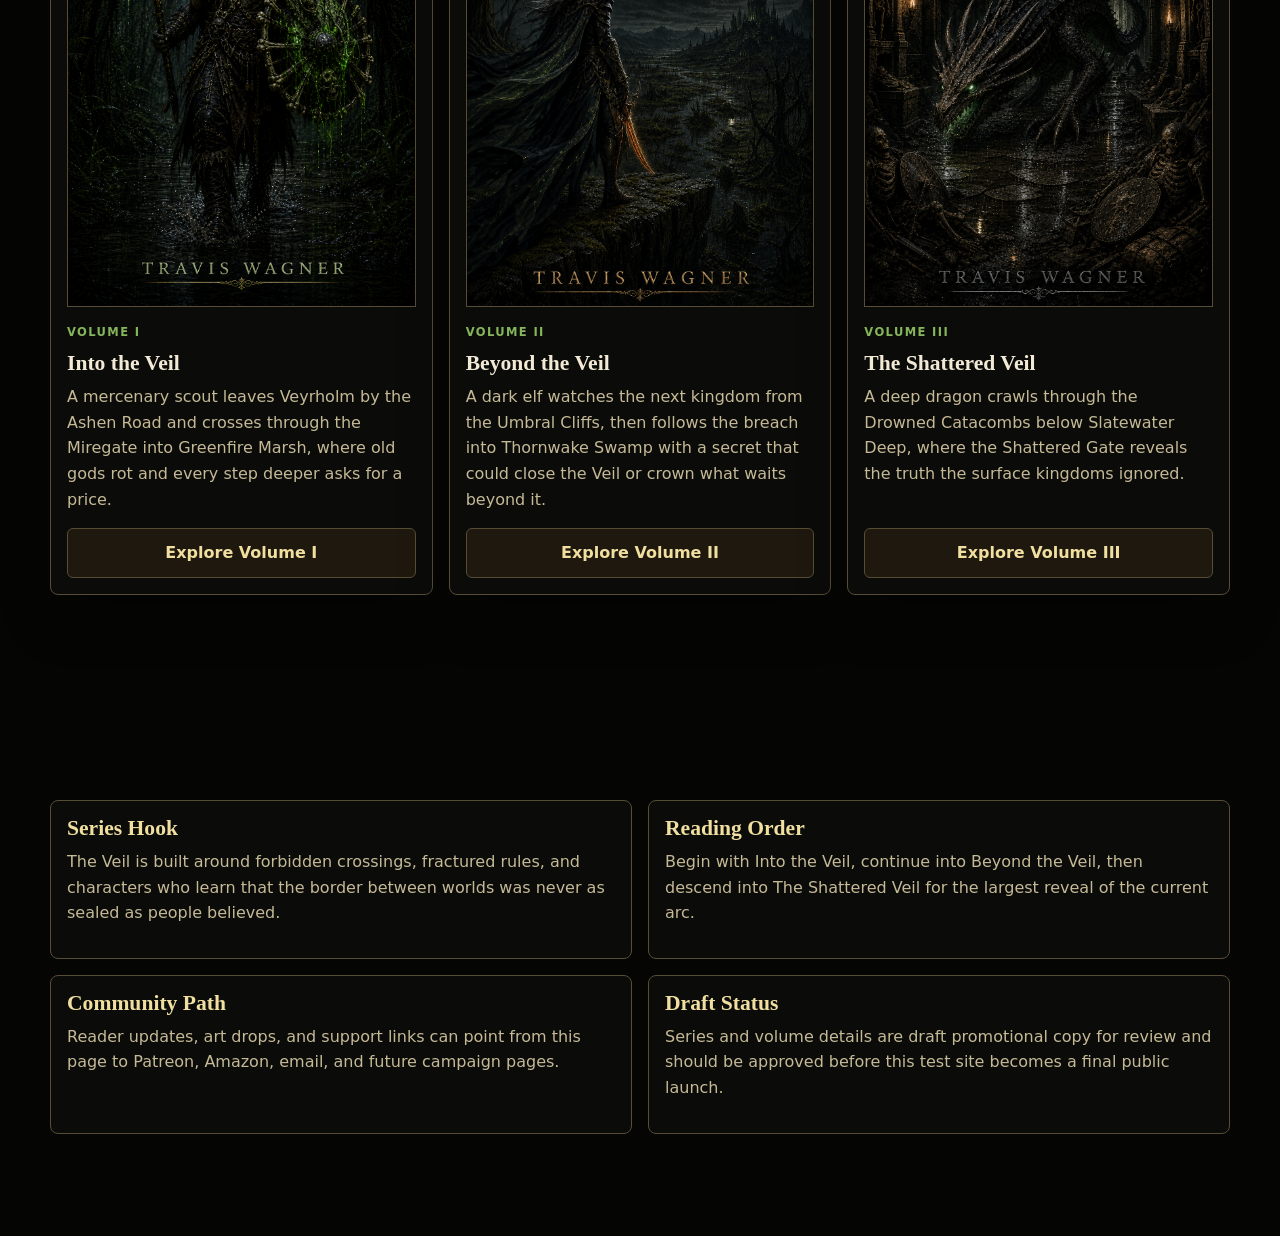
<file: series/the-veil.html>
<!doctype html>
<html lang="en">
<head>
  <meta charset="utf-8">
  <meta name="viewport" content="width=device-width, initial-scale=1">
  <title>The Veil Series | Veiled Studios</title>
  <meta name="description" content="The Veil series page for Travis Wagner's fantasy and sci-fi author site, collecting all current volumes in one place.">
  <meta http-equiv="Content-Security-Policy" content="default-src 'self'; base-uri 'self'; object-src 'none'; img-src 'self' data:; script-src 'self' 'unsafe-inline'; style-src 'self' 'unsafe-inline'; connect-src 'self'; form-action 'self'; upgrade-insecure-requests">
  <meta name="referrer" content="strict-origin-when-cross-origin">
  <link rel="canonical" href="https://lancewagner123.github.io/vssample.com/series/the-veil.html">
  <link rel="stylesheet" href="../styles.css?v=logo-polish-20260707">
  <script type="application/ld+json">
    {
      "@context": "https://schema.org",
      "@type": "BookSeries",
      "name": "The Veil",
          "url": "https://lancewagner123.github.io/vssample.com/series/the-veil.html",
          "image": "https://lancewagner123.github.io/vssample.com/images/created/final/into-the-veil-cover-final.png",
      "author": {
        "@type": "Person",
        "name": "Travis Wagner",
        "url": "https://lancewagner123.github.io/vssample.com/"
      },
      "publisher": {
        "@type": "Organization",
        "name": "Veiled Studios",
        "url": "https://lancewagner123.github.io/vssample.com/"
      },
      "genre": [
        "Fantasy",
        "Science fiction",
        "LitRPG-inspired fiction"
      ],
      "hasPart": [
        {
          "@type": "Book",
          "name": "Into the Veil",
          "url": "https://lancewagner123.github.io/vssample.com/books/into-the-veil.html"
        },
        {
          "@type": "Book",
          "name": "Beyond the Veil",
          "url": "https://lancewagner123.github.io/vssample.com/books/beyond-the-veil.html"
        },
        {
          "@type": "Book",
          "name": "The Shattered Veil",
          "url": "https://lancewagner123.github.io/vssample.com/books/the-shattered-veil.html"
        }
      ]
    }
  </script>
</head>
<body class="book-page">
  <a class="skip-link" href="#main">Skip to content</a>
  <header class="site-header">
    <nav class="nav" aria-label="Primary navigation">
      <a class="brand" href="../index.html" aria-label="Veiled Studios home">
        <img class="brand-logo" src="../images/created/final/VeiledStudios04.png?v=logo-polish-20260707" alt="Veiled Studios">
      </a>
      <div class="nav-links">
        <a href="../index.html">Home</a>
        <details class="nav-dropdown">
          <summary>Series</summary>
          <div class="dropdown-menu">
            <a href="the-veil.html">The Veil</a>
          </div>
        </details>
        <a href="../index.html#menu">Catalog</a>
        <a href="../index.html#about">About</a>
        <a href="../index.html#gallery">Gallery</a>
        <a href="../index.html#updates">Updates</a>
      </div>
      <div class="nav-actions" aria-label="Header actions">
        <a class="nav-cta" href="mailto:authortraviswagner@gmail.com">Contact</a>
        <a class="button primary nav-action" href="https://www.amazon.com/s?k=Travis+Wagner&amp;i=digital-text" target="_blank" rel="noopener">Amazon</a>
        <a class="button secondary nav-action" href="https://www.patreon.com/author/traviswagner" target="_blank" rel="noopener">Patreon</a>
      </div>
    </nav>
  </header>

  <main id="main">
    <section class="book-hero">
      <div class="book-cover">
        <img src="../images/created/final/into-the-veil-cover-final.png" alt="Into the Veil cover by Travis Wagner">
      </div>
      <div class="book-copy">
        <p class="eyebrow">Series</p>
        <h1>The Veil</h1>
        <p class="lead">Three immersive tomes to usher you behind the veil.</p>
        <p>The Veil follows a dark fantasy progression across the Veil Continent, beginning near Veyrholm and the Ashen Road, crossing through the Miregate into Greenfire Marsh, widening along the Umbral Cliffs and Thornwake Swamp, and descending at last toward the Drowned Catacombs beneath Slatewater Deep.</p>
        <div class="book-meta">
          <div><span>Current arc</span><strong>Volumes I-III</strong></div>
          <div><span>Genre path</span><strong>Fantasy, sci-fi, LitRPG-inspired fiction</strong></div>
          <div><span>Reader fit</span><strong>Hidden realms, tactical survival, ancient monsters</strong></div>
        </div>
        <div class="book-nav">
          <a class="book-link" href="../books/beyond-the-veil.html">Next: Beyond the Veil</a>
          <a class="book-link" href="../index.html#updates">Follow series updates</a>
        </div>
      </div>
    </section>

    <section class="section series-overview" id="volumes" aria-labelledby="volumes-title">
      <div class="section-heading">
        <p class="eyebrow">Volumes</p>
        <h2 id="volumes-title">Read through the Veil in order.</h2>
        <p>This series page collects every current volume in one place. Future series can follow this same pattern with their own page and volume list.</p>
      </div>
      <div class="volume-grid">
        <article class="volume-card" id="volume-into-the-veil">
          <img src="../images/created/final/into-the-veil-cover-final.png" alt="Into the Veil cover">
          <div>
            <span>Volume I</span>
            <h3>Into the Veil</h3>
            <p>A mercenary scout leaves Veyrholm by the Ashen Road and crosses through the Miregate into Greenfire Marsh, where old gods rot and every step deeper asks for a price.</p>
            <a href="../books/into-the-veil.html">Explore Volume I</a>
          </div>
        </article>
        <article class="volume-card" id="volume-beyond-the-veil">
          <img src="../images/created/final/beyond-the-veil-cover-swamp-flame.png" alt="Beyond the Veil cover">
          <div>
            <span>Volume II</span>
            <h3>Beyond the Veil</h3>
            <p>A dark elf watches the next kingdom from the Umbral Cliffs, then follows the breach into Thornwake Swamp with a secret that could close the Veil or crown what waits beyond it.</p>
            <a href="../books/beyond-the-veil.html">Explore Volume II</a>
          </div>
        </article>
        <article class="volume-card" id="volume-the-shattered-veil">
          <img src="../images/created/final/the-shattered-veil-cover-wet-slate.png" alt="The Shattered Veil cover">
          <div>
            <span>Volume III</span>
            <h3>The Shattered Veil</h3>
            <p>A deep dragon crawls through the Drowned Catacombs below Slatewater Deep, where the Shattered Gate reveals the truth the surface kingdoms ignored.</p>
            <a href="../books/the-shattered-veil.html">Explore Volume III</a>
          </div>
        </article>
      </div>
    </section>

    <section class="section">
      <div class="story-grid">
        <article class="story-panel">
          <h3>Series Hook</h3>
          <p>The Veil is built around forbidden crossings, fractured rules, and characters who learn that the border between worlds was never as sealed as people believed.</p>
        </article>
        <article class="story-panel">
          <h3>Reading Order</h3>
          <p>Begin with Into the Veil, continue into Beyond the Veil, then descend into The Shattered Veil for the largest reveal of the current arc.</p>
        </article>
        <article class="story-panel">
          <h3>Community Path</h3>
          <p>Reader updates, art drops, and support links can point from this page to Patreon, Amazon, email, and future campaign pages.</p>
        </article>
        <article class="story-panel">
          <h3>Draft Status</h3>
          <p>Series and volume details are draft promotional copy for review and should be approved before this test site becomes a final public launch.</p>
        </article>
      </div>
    </section>
  </main>
  <script src="../main.js"></script>
</body>
</html>
</file>
<file: styles.css>
:root {
  color-scheme: dark;
  --bg: #050504;
  --ink: #f3ead6;
  --muted: #c5b996;
  --line: #574d35;
  --panel: #0b0c0a;
  --panel-strong: #13140f;
  --gold: #d9c37b;
  --gold-soft: #f1dfa0;
  --green: #86b65b;
  --moss: #22311e;
  --shadow: rgba(0, 0, 0, 0.55);
  --max: 1180px;
}

* {
  box-sizing: border-box;
}

html {
  scroll-behavior: smooth;
}

body {
  margin: 0;
  min-height: 100vh;
  background: var(--bg);
  color: var(--ink);
  font-family: "Segoe UI", system-ui, -apple-system, BlinkMacSystemFont, sans-serif;
  line-height: 1.6;
}

body::before {
  content: "";
  position: fixed;
  left: 50%;
  top: 48%;
  width: min(980px, 92vw);
  height: min(980px, 92vw);
  z-index: -2;
  background-image: url("images/original/owner-uploads/Veilied%20Studios%20Logo.png");
  background-position: center;
  background-repeat: no-repeat;
  background-size: contain;
  opacity: 0.72;
  filter: brightness(1.65) contrast(1.08);
  pointer-events: none;
  transform: translate(-50%, -50%);
  -webkit-mask-image: radial-gradient(circle at center, #000 0 56%, rgba(0, 0, 0, 0.92) 66%, rgba(0, 0, 0, 0.42) 82%, transparent 100%);
  mask-image: radial-gradient(circle at center, #000 0 56%, rgba(0, 0, 0, 0.92) 66%, rgba(0, 0, 0, 0.42) 82%, transparent 100%);
  -webkit-mask-size: 100% 100%;
  mask-size: 100% 100%;
}

body::after {
  content: "";
  position: fixed;
  inset: 0;
  z-index: -1;
  background:
    linear-gradient(180deg, rgba(5, 5, 4, 0.18), rgba(5, 5, 4, 0.42) 48%, rgba(5, 5, 4, 0.72)),
    rgba(5, 5, 4, 0.16);
}

img {
  display: block;
  max-width: 100%;
}

a {
  color: inherit;
}

.skip-link {
  position: absolute;
  left: 1rem;
  top: 1rem;
  z-index: 20;
  transform: translateY(-160%);
  padding: 0.65rem 0.9rem;
  background: var(--ink);
  color: #111;
  border-radius: 4px;
}

.skip-link:focus {
  transform: translateY(0);
}

.site-header {
  position: sticky;
  top: 0;
  z-index: 10;
  border-bottom: 1px solid var(--line);
  background: #050504;
}

.nav {
  width: min(var(--max), calc(100% - 32px));
  min-height: 76px;
  margin: 0 auto;
  display: flex;
  align-items: center;
  justify-content: space-between;
  flex-wrap: wrap;
  gap: 1.25rem;
}

.brand,
.nav-links,
.nav-actions,
.hero-actions,
.link-list,
.footer-links {
  display: flex;
  align-items: center;
}

.brand {
  gap: 0.75rem;
  text-decoration: none;
  min-width: 215px;
}

.brand-logo {
  display: block;
  width: clamp(216px, 20vw, 260px);
  height: 72px;
  object-fit: contain;
  object-position: left center;
  filter: drop-shadow(0 0 7px rgba(241, 223, 160, 0.14));
}

.brand strong,
.footer strong {
  display: block;
  font-family: Georgia, "Times New Roman", serif;
  font-size: 1.05rem;
  letter-spacing: 0;
}

.brand strong {
  font-family: "Cinzel Decorative", "Cinzel", "Trajan Pro", Georgia, "Times New Roman", serif;
  font-size: 1.22rem;
  font-weight: 800;
  letter-spacing: 0.08em;
  text-transform: uppercase;
  color: var(--gold-soft);
  background:
    radial-gradient(circle at 24% 22%, rgba(255, 244, 190, 0.96) 0 7%, transparent 8%),
    radial-gradient(circle at 78% 72%, rgba(113, 156, 90, 0.74) 0 10%, transparent 12%),
    repeating-linear-gradient(118deg, rgba(255, 255, 255, 0.32) 0 1px, rgba(54, 42, 22, 0.28) 1px 3px, rgba(12, 16, 11, 0.34) 3px 5px),
    linear-gradient(105deg, #fff0ae 0%, #ba8e3d 21%, #6f8645 43%, #f2d58a 63%, #2f3f2b 82%, #ffe4a1 100%);
  background-blend-mode: screen, color-dodge, overlay, normal;
  -webkit-background-clip: text;
  background-clip: text;
  -webkit-text-fill-color: transparent;
  -webkit-text-stroke: 0.35px rgba(7, 8, 5, 0.72);
  text-shadow:
    0 1px 0 #594019,
    0 2px 0 #080906,
    0 0 10px rgba(241, 223, 160, 0.38),
    0 0 22px rgba(134, 182, 91, 0.28);
  filter: drop-shadow(0 0 8px rgba(0, 0, 0, 0.55));
}

.brand small {
  display: block;
  color: var(--muted);
  font-size: 0.78rem;
}

.nav-links {
  flex: 1 1 340px;
  flex-wrap: wrap;
  justify-content: center;
  gap: 0;
  row-gap: 0.55rem;
  color: var(--muted);
  font-size: 0.92rem;
}

.nav-actions {
  flex: 0 1 auto;
  flex-wrap: wrap;
  justify-content: flex-end;
  gap: 0.55rem;
}

.nav-links a,
.nav-dropdown summary,
.footer-links a {
  text-decoration: none;
}

.nav-links > a,
.nav-links > .nav-dropdown {
  position: relative;
  display: inline-flex;
  align-items: center;
}

.nav-links > a:not(:first-child),
.nav-links > .nav-dropdown:not(:first-child) {
  margin-left: clamp(0.7rem, 1.4vw, 1rem);
  padding-left: clamp(0.85rem, 1.5vw, 1.15rem);
}

.nav-links > a:not(:first-child)::before,
.nav-links > .nav-dropdown:not(:first-child)::before {
  content: "";
  position: absolute;
  left: 0;
  top: 50%;
  width: 0.28rem;
  height: 0.28rem;
  border-radius: 999px;
  background: var(--gold);
  box-shadow: 0 0 8px rgba(217, 195, 123, 0.45);
  opacity: 0.82;
  transform: translateY(-50%);
}

.nav-links a:hover,
.nav-dropdown summary:hover,
.nav-dropdown[open] summary,
.footer-links a:hover {
  color: var(--gold-soft);
}

.nav-dropdown {
  position: relative;
}

.nav-dropdown summary {
  display: inline-flex;
  align-items: center;
  gap: 0.35rem;
  list-style: none;
  cursor: pointer;
}

.nav-dropdown summary::-webkit-details-marker {
  display: none;
}

.nav-dropdown summary::after {
  content: "";
  width: 0.42rem;
  height: 0.42rem;
  border-right: 1px solid currentColor;
  border-bottom: 1px solid currentColor;
  transform: translateY(-0.12rem) rotate(45deg);
}

.nav-dropdown[open] summary::after {
  transform: translateY(0.08rem) rotate(225deg);
}

.dropdown-menu {
  position: absolute;
  top: 100%;
  left: 50%;
  z-index: 30;
  display: grid;
  gap: 0.25rem;
  min-width: 235px;
  padding: 0.45rem;
  border: 1px solid var(--line);
  border-radius: 8px;
  background: #0b0c0a;
  box-shadow: 0 22px 50px rgba(0, 0, 0, 0.48);
  transform: translateX(-50%);
}

.nav-dropdown:not([open]) .dropdown-menu {
  display: none;
}

.nav-dropdown[open]::after {
  content: "";
  position: absolute;
  top: 100%;
  left: -0.85rem;
  right: -0.85rem;
  height: 0.85rem;
}

.dropdown-menu a,
.dropdown-label {
  padding: 0.7rem 0.8rem;
  border-radius: 5px;
  color: var(--ink);
  background: #13140f;
  white-space: nowrap;
}

.dropdown-label {
  color: var(--gold-soft);
  font-family: Georgia, "Times New Roman", serif;
  font-weight: 800;
  cursor: default;
}

.dropdown-subitems {
  display: grid;
  gap: 0.25rem;
  margin-left: 0.45rem;
  padding-left: 0.6rem;
  border-left: 1px solid var(--line);
}

.dropdown-subitems a {
  font-size: 0.88rem;
}

.dropdown-menu a:hover {
  background: #1e180e;
}

.nav-cta,
.button {
  min-height: 42px;
  display: inline-flex;
  align-items: center;
  justify-content: center;
  padding: 0.75rem 1rem;
  border-radius: 6px;
  text-decoration: none;
  font-weight: 700;
  line-height: 1;
  white-space: nowrap;
}

.nav-cta {
  border: 1px solid var(--line);
  color: var(--gold-soft);
  background: #1e180e;
}

.nav-action {
  min-height: 40px;
  padding: 0.72rem 0.9rem;
}

.hero {
  min-height: calc(100vh - 76px);
  display: grid;
  align-items: center;
  padding: clamp(5rem, 12vw, 9rem) 0 clamp(4rem, 9vw, 7rem);
}

.hero-inner,
.section,
.feature-release,
.footer {
  width: min(var(--max), calc(100% - 32px));
  margin: 0 auto;
}

.hero-inner {
  max-width: 880px;
  text-align: center;
  transform: translateY(clamp(2rem, 8vh, 5.5rem));
}

.eyebrow {
  margin: 0 0 0.85rem;
  color: var(--gold-soft);
  font-size: 0.78rem;
  font-weight: 800;
  letter-spacing: 0.16em;
  text-transform: uppercase;
}

h1,
h2,
h3,
p {
  margin-top: 0;
}

h1,
h2,
h3 {
  font-family: Georgia, "Times New Roman", serif;
  line-height: 1.04;
  letter-spacing: 0;
  overflow-wrap: anywhere;
  text-wrap: balance;
}

h1 {
  margin-bottom: 1rem;
  font-size: clamp(4rem, 12vw, 9rem);
  text-shadow: 0 18px 55px var(--shadow);
}

h2 {
  margin-bottom: 1rem;
  font-size: clamp(2rem, 5vw, 4.2rem);
}

h3 {
  margin-bottom: 0.6rem;
  font-size: 1.35rem;
}

.lead {
  margin-bottom: 0.75rem;
  color: var(--gold-soft);
  font-family: Georgia, "Times New Roman", serif;
  font-size: clamp(1.4rem, 3.2vw, 2.4rem);
  text-wrap: balance;
}

h1.lead {
  line-height: 1.18;
  text-shadow: none;
}

.hero-copy {
  max-width: 680px;
  margin: 0 auto 1.7rem;
  color: var(--muted);
  font-size: clamp(1rem, 2vw, 1.18rem);
  text-wrap: pretty;
}

.hero-actions {
  justify-content: center;
  flex-wrap: wrap;
  gap: 0.85rem;
}

.button.primary {
  background: var(--gold-soft);
  color: #17130b;
  box-shadow: 0 18px 40px rgba(0, 0, 0, 0.32);
}

.button.secondary {
  background: var(--green);
  color: #071006;
}

.button.ghost {
  border: 1px solid var(--line);
  color: var(--ink);
  background: #121411;
}

.feature-release {
  display: grid;
  grid-template-columns: minmax(240px, 0.72fr) 1fr;
  gap: clamp(2rem, 5vw, 5rem);
  align-items: center;
  padding: clamp(4rem, 8vw, 7rem) 0;
}

.series-overview {
  border-top: 1px solid var(--line);
}

.veil-vote {
  display: grid;
  gap: 1.25rem;
  margin-bottom: clamp(2rem, 5vw, 3rem);
  padding: clamp(1.1rem, 3vw, 1.6rem);
  border: 1px solid var(--line);
  border-radius: 8px;
  background: #0b0c0a;
  box-shadow: 0 24px 58px rgba(0, 0, 0, 0.36);
}

.veil-vote__intro {
  max-width: 720px;
}

.veil-vote__intro h2 {
  margin-bottom: 0.55rem;
  font-size: clamp(1.8rem, 4vw, 3.1rem);
}

.veil-vote__intro p:last-child {
  margin-bottom: 0;
}

.veil-vote__grid {
  display: grid;
  grid-template-columns: repeat(2, minmax(0, 1fr));
  gap: 1rem;
}

.veil-vote fieldset {
  min-width: 0;
  margin: 0;
  padding: 1rem;
  border: 1px solid var(--line);
  border-radius: 8px;
  background: #13140f;
}

.veil-vote legend {
  padding: 0 0.35rem;
  color: var(--gold-soft);
  font-family: Georgia, "Times New Roman", serif;
  font-size: 1.15rem;
  font-weight: 800;
}

.vote-option {
  display: grid;
  grid-template-columns: auto 1fr;
  gap: 0.75rem;
  align-items: start;
  margin-top: 0.8rem;
  cursor: pointer;
}

.vote-option input {
  width: 1.05rem;
  height: 1.05rem;
  margin-top: 0.22rem;
  accent-color: var(--gold-soft);
}

.vote-option-card {
  display: grid;
  gap: 0.2rem;
  min-height: 82px;
  padding: 0.75rem 0.85rem;
  border: 1px solid #3f3826;
  border-radius: 6px;
  background: #1e180e;
  transition: border-color 160ms ease, box-shadow 160ms ease, transform 160ms ease;
}

.vote-option input:checked + .vote-option-card {
  border-color: var(--gold-soft);
  box-shadow: 0 0 0 2px rgba(241, 223, 160, 0.18);
  transform: translateY(-1px);
}

.vote-option-card strong {
  color: var(--ink);
  font-family: Georgia, "Times New Roman", serif;
  font-size: 1.05rem;
}

.vote-option-card small {
  color: var(--muted);
  line-height: 1.45;
}

.veil-vote__actions {
  display: flex;
  flex-wrap: wrap;
  gap: 0.9rem;
  align-items: center;
}

.veil-vote__actions .button {
  border: 0;
  cursor: pointer;
  font: inherit;
}

.vote-result {
  min-height: 1.5rem;
  margin: 0;
  color: var(--gold-soft);
  font-weight: 700;
}

.volume-grid {
  display: grid;
  grid-template-columns: repeat(3, minmax(0, 1fr));
  gap: 1rem;
}

.series-map-feature {
  margin: 0 0 1.1rem;
  padding: 0.8rem;
  border: 1px solid var(--line);
  border-radius: 8px;
  background: var(--panel);
  box-shadow: 0 24px 58px rgba(0, 0, 0, 0.34);
}

.series-map-feature img {
  display: block;
  width: 100%;
  border: 1px solid var(--line);
}

.series-map-feature figcaption {
  margin-top: 0.7rem;
  color: var(--muted);
  font-size: 0.92rem;
}

.volume-link-grid {
  grid-template-columns: repeat(3, minmax(0, 1fr));
}

.volume-card {
  display: flex;
  flex-direction: column;
  gap: 1rem;
  padding: 1rem;
  border: 1px solid var(--line);
  border-radius: 8px;
  background: var(--panel);
  box-shadow: 0 22px 50px rgba(0, 0, 0, 0.28);
}

.volume-card img {
  width: 100%;
  height: auto;
  aspect-ratio: 2 / 3;
  object-fit: contain;
  border: 1px solid var(--line);
  background: #050504;
}

.volume-card--text {
  min-height: 100%;
}

.volume-card > div {
  display: flex;
  flex: 1;
  flex-direction: column;
}

.volume-card span,
.book-meta span {
  display: inline-block;
  margin-bottom: 0.65rem;
  color: var(--green);
  font-weight: 800;
  letter-spacing: 0.12em;
  text-transform: uppercase;
  font-size: 0.72rem;
}

.volume-card a,
.book-link {
  display: inline-flex;
  align-items: center;
  justify-content: center;
  min-height: 42px;
  margin-top: 0.7rem;
  padding: 0.7rem 0.9rem;
  border: 1px solid var(--line);
  border-radius: 6px;
  background: #1e180e;
  color: var(--gold-soft);
  text-decoration: none;
  font-weight: 800;
}

.volume-card a {
  margin-top: auto;
}

.promo-release {
  border-top: 1px solid var(--line);
  border-bottom: 1px solid var(--line);
}

.promo-copy {
  max-width: 700px;
}

.promo-note {
  color: var(--gold-soft);
}

.promo-art img {
  margin-left: auto;
}

.release-art img {
  width: min(100%, 520px);
  border: 1px solid var(--line);
  box-shadow: 0 28px 70px rgba(0, 0, 0, 0.62);
}

.release-copy {
  max-width: 660px;
}

.release-copy p,
.section p,
.updates-list p,
.footer p {
  color: var(--muted);
}

.link-list {
  align-items: stretch;
  flex-direction: column;
  gap: 0.75rem;
  margin-top: 1.5rem;
}

.link-list a {
  padding: 0.95rem 1rem;
  border: 1px solid var(--line);
  border-radius: 6px;
  background: #0b0c0a;
  color: var(--gold-soft);
  text-decoration: none;
  font-weight: 700;
}

.section {
  padding: clamp(4rem, 8vw, 7rem) 0;
}

.section-heading {
  max-width: 760px;
  margin-bottom: 2rem;
}

.catalog-grid,
.updates-list,
.contact-links {
  display: grid;
  grid-template-columns: repeat(4, minmax(0, 1fr));
  gap: 1rem;
}

.catalog-grid article,
.updates-list article,
.contact-links a {
  border: 1px solid var(--line);
  border-radius: 8px;
  background: var(--panel);
  box-shadow: 0 22px 50px rgba(0, 0, 0, 0.28);
}

.catalog-grid article {
  min-height: 245px;
  padding: 1.25rem;
}

.catalog-grid span {
  display: block;
  margin-bottom: 2rem;
  color: var(--green);
  font-family: Georgia, "Times New Roman", serif;
  font-size: 2rem;
}

.about {
  display: grid;
  grid-template-columns: 0.95fr 1.05fr;
  gap: clamp(2rem, 5vw, 5rem);
  align-items: start;
  border-top: 1px solid var(--line);
  border-bottom: 1px solid var(--line);
}

.about-copy {
  padding-top: 0.2rem;
  font-size: 1.08rem;
}

.gallery-grid {
  display: grid;
  grid-template-columns: 1.4fr 0.8fr;
  gap: 1rem;
  align-items: stretch;
}

.gallery-grid figure {
  margin: 0;
  min-height: 100%;
  overflow: hidden;
  border: 1px solid var(--line);
  border-radius: 8px;
  background: #050504;
}

.gallery-grid img {
  width: 100%;
  height: 100%;
  min-height: 360px;
  object-fit: cover;
}

.gallery-grid .wide {
  grid-row: span 2;
}

.gallery-grid .wide img {
  height: auto;
  min-height: 0;
  aspect-ratio: 2 / 3;
  object-fit: contain;
  background: #050504;
}

figcaption {
  padding: 0.85rem 1rem;
  color: var(--muted);
  border-top: 1px solid var(--line);
  background: #050504;
}

.updates-band {
  border-top: 1px solid var(--line);
  border-bottom: 1px solid var(--line);
  background: #11180f;
}

.updates {
  display: grid;
  grid-template-columns: 0.9fr 1.1fr;
  gap: clamp(2rem, 5vw, 4rem);
  align-items: start;
}

.updates-list {
  grid-template-columns: 1fr;
}

.updates-list article {
  padding: 1.2rem;
}

.contact {
  display: grid;
  grid-template-columns: 0.9fr 1.1fr;
  gap: clamp(2rem, 5vw, 4rem);
  align-items: start;
}

.contact-links {
  grid-template-columns: 1fr;
}

.contact-links a {
  display: flex;
  justify-content: space-between;
  gap: 1rem;
  padding: 1.05rem 1.1rem;
  text-decoration: none;
}

.contact-links span {
  color: var(--muted);
}

.contact-links strong {
  color: var(--gold-soft);
  text-align: right;
  overflow-wrap: anywhere;
}

.book-page .site-header {
  position: static;
}

.book-hero {
  display: grid;
  grid-template-columns: minmax(260px, 0.75fr) 1fr;
  gap: clamp(2rem, 5vw, 5rem);
  align-items: center;
  width: min(var(--max), calc(100% - 32px));
  margin: 0 auto;
  padding: clamp(4rem, 8vw, 7rem) 0;
}

.book-cover img {
  width: min(100%, 520px);
  border: 1px solid var(--line);
  box-shadow: 0 28px 70px rgba(0, 0, 0, 0.62);
}

.book-cover.map-cover img {
  width: min(100%, 680px);
  aspect-ratio: 3 / 2;
  object-fit: cover;
}

.book-copy h1 {
  font-size: clamp(3.4rem, 8vw, 7rem);
}

.book-meta {
  display: grid;
  grid-template-columns: repeat(3, minmax(0, 1fr));
  gap: 0.8rem;
  margin: 1.6rem 0;
}

.book-meta div,
.story-panel {
  padding: 1rem;
  border: 1px solid var(--line);
  border-radius: 8px;
  background: var(--panel);
}

.book-meta strong {
  display: block;
  color: var(--ink);
  font-family: Georgia, "Times New Roman", serif;
}

.story-grid {
  display: grid;
  grid-template-columns: repeat(2, minmax(0, 1fr));
  gap: 1rem;
}

.story-panel h3 {
  color: var(--gold-soft);
}

.status-note {
  border-left: 4px solid var(--green);
  padding: 1rem 1.2rem;
  background: var(--panel-strong);
  color: var(--muted);
}

.book-nav {
  display: flex;
  flex-wrap: wrap;
  gap: 0.75rem;
  margin-top: 1.4rem;
}

.footer {
  min-height: 120px;
  display: flex;
  align-items: center;
  justify-content: space-between;
  gap: 1rem;
  padding: 2rem 0;
  border-top: 1px solid var(--line);
}

.footer p {
  margin-bottom: 0;
}

.footer-links {
  gap: 1rem;
  color: var(--muted);
}

@media (max-width: 900px) {
  .nav {
    min-height: auto;
    width: min(var(--max), calc(100% - 24px));
    padding: 0.85rem 0;
    align-items: flex-start;
    flex-direction: column;
    gap: 0.8rem;
  }

  .brand {
    width: 100%;
  }

  .brand-logo {
    width: clamp(164px, 34vw, 224px);
    height: 48px;
  }

  .nav-links {
    flex: 0 0 auto;
    width: 100%;
    justify-content: flex-start;
    flex-wrap: wrap;
    font-size: 0.88rem;
    row-gap: 0.5rem;
  }

  .nav-links > a:not(:first-child),
  .nav-links > .nav-dropdown:not(:first-child) {
    margin-left: 0.62rem;
    padding-left: 0.78rem;
  }

  .nav-links > a:not(:first-child)::before,
  .nav-links > .nav-dropdown:not(:first-child)::before {
    width: 0.24rem;
    height: 0.24rem;
  }

  .nav-actions {
    flex: 0 0 auto;
    width: 100%;
    align-items: stretch;
    flex-wrap: wrap;
  }

  .nav-actions a {
    flex: 1 1 130px;
  }

  .nav-dropdown {
    width: 100%;
  }

  .dropdown-menu {
    position: static;
    width: min(100%, 320px);
    margin-top: 0.7rem;
    transform: none;
  }

  .hero {
    min-height: auto;
    padding: clamp(3.5rem, 10vw, 5.5rem) 0 clamp(3.5rem, 9vw, 5rem);
  }

  .hero-inner {
    transform: translateY(clamp(0.75rem, 3vh, 1.5rem));
  }

  .feature-release,
  .book-hero,
  .about,
  .updates,
  .contact {
    grid-template-columns: 1fr;
  }

  .volume-grid,
  .veil-vote__grid,
  .story-grid {
    grid-template-columns: 1fr;
  }

  .series-map-feature {
    padding: 0.55rem;
  }

  .volume-card img {
    width: min(100%, 360px);
    margin: 0 auto;
  }

  .book-meta {
    grid-template-columns: 1fr;
  }

  .catalog-grid {
    grid-template-columns: repeat(2, minmax(0, 1fr));
  }

  .gallery-grid {
    grid-template-columns: 1fr;
  }

  .gallery-grid .wide {
    grid-row: auto;
  }

  .book-cover img {
    width: min(100%, 420px);
    margin: 0 auto;
  }
}

@media (max-width: 620px) {
  .site-header {
    position: static;
  }

  .nav {
    position: relative;
    width: min(var(--max), calc(100% - 20px));
    min-height: 0;
    padding: 0.45rem 0 0.55rem;
    gap: 0.45rem;
  }

  body::before {
    top: 6rem;
    width: 132vw;
    height: 132vw;
    opacity: 0.5;
    transform: translateX(-50%);
  }

  .brand {
    width: auto;
    min-width: 0;
  }

  .brand-logo {
    width: clamp(132px, 42vw, 166px);
    height: 38px;
  }

  .brand strong {
    font-size: 0.94rem;
    letter-spacing: 0.055em;
  }

  .brand small {
    display: none;
  }

  .nav-links {
    width: 100%;
    flex-wrap: wrap;
    gap: 0;
    overflow: visible;
    padding: 0.05rem 0 0.2rem;
    font-size: 0.74rem;
    row-gap: 0.12rem;
  }

  .nav-links > a,
  .nav-links > .nav-dropdown {
    flex: 0 0 auto;
  }

  .nav-links a,
  .nav-dropdown summary {
    min-height: 26px;
    white-space: nowrap;
  }

  .nav-links > a:not(:first-child),
  .nav-links > .nav-dropdown:not(:first-child) {
    margin-left: 0.34rem;
    padding-left: 0.42rem;
  }

  .nav-links > a:not(:first-child)::before,
  .nav-links > .nav-dropdown:not(:first-child)::before {
    width: 0.18rem;
    height: 0.18rem;
  }

  .nav-actions {
    display: grid;
    width: 100%;
    grid-template-columns: repeat(3, minmax(0, 1fr));
    gap: 0.35rem;
  }

  .nav-actions a {
    flex: none;
    min-width: 0;
    min-height: 34px;
    padding: 0.52rem 0.32rem;
    border-radius: 5px;
    font-size: 0.74rem;
  }

  .nav-links > .nav-dropdown {
    position: static;
    width: auto;
  }

  .dropdown-menu {
    position: absolute;
    top: calc(100% + 0.35rem);
    left: 0;
    width: min(88vw, 320px);
    min-width: 0;
    margin-top: 0;
    transform: none;
  }

  .nav-dropdown[open]::after {
    display: none;
  }

  .dropdown-menu a,
  .dropdown-label {
    white-space: normal;
  }

  .dropdown-subitems {
    margin-left: 0.2rem;
    padding-left: 0.45rem;
  }

  .hero {
    padding: 1.9rem 0 2.75rem;
  }

  .hero-inner {
    transform: none;
  }

  .hero-inner,
  .section,
  .feature-release,
  .book-hero,
  .footer {
    width: min(100% - 24px, var(--max));
  }

  h1 {
    font-size: clamp(2.8rem, 16vw, 4.6rem);
  }

  h2 {
    font-size: clamp(1.85rem, 10vw, 3.15rem);
  }

  .book-copy h1 {
    font-size: clamp(2.65rem, 13.5vw, 4.2rem);
  }

  .lead {
    font-size: clamp(1.24rem, 7vw, 1.8rem);
  }

  .section,
  .feature-release,
  .book-hero {
    padding: 3.2rem 0;
  }

  .section-heading {
    margin-bottom: 1.4rem;
  }

  .catalog-grid {
    grid-template-columns: 1fr;
  }

  .catalog-grid article {
    min-height: auto;
    padding: 1.05rem;
  }

  .catalog-grid span {
    margin-bottom: 1rem;
    font-size: 1.6rem;
  }

  .volume-card {
    padding: 0.85rem;
  }

  .veil-vote {
    padding: 1rem;
  }

  .veil-vote fieldset {
    padding: 0.85rem;
  }

  .vote-option-card {
    min-height: auto;
  }

  .veil-vote__actions {
    align-items: stretch;
    flex-direction: column;
  }

  .veil-vote__actions .button {
    width: 100%;
  }

  .volume-card img,
  .book-cover img {
    width: min(100%, 320px);
  }

  .book-nav {
    align-items: stretch;
    flex-direction: column;
  }

  .book-link {
    width: 100%;
  }

  .gallery-grid img {
    min-height: 0;
    aspect-ratio: 2 / 3;
    object-fit: contain;
    background: #050504;
  }

  .updates-list article,
  .story-panel,
  .book-meta div {
    padding: 0.95rem;
  }

  .footer,
  .contact-links a {
    align-items: flex-start;
    flex-direction: column;
  }

  .contact-links strong {
    text-align: left;
  }
}
</file>
